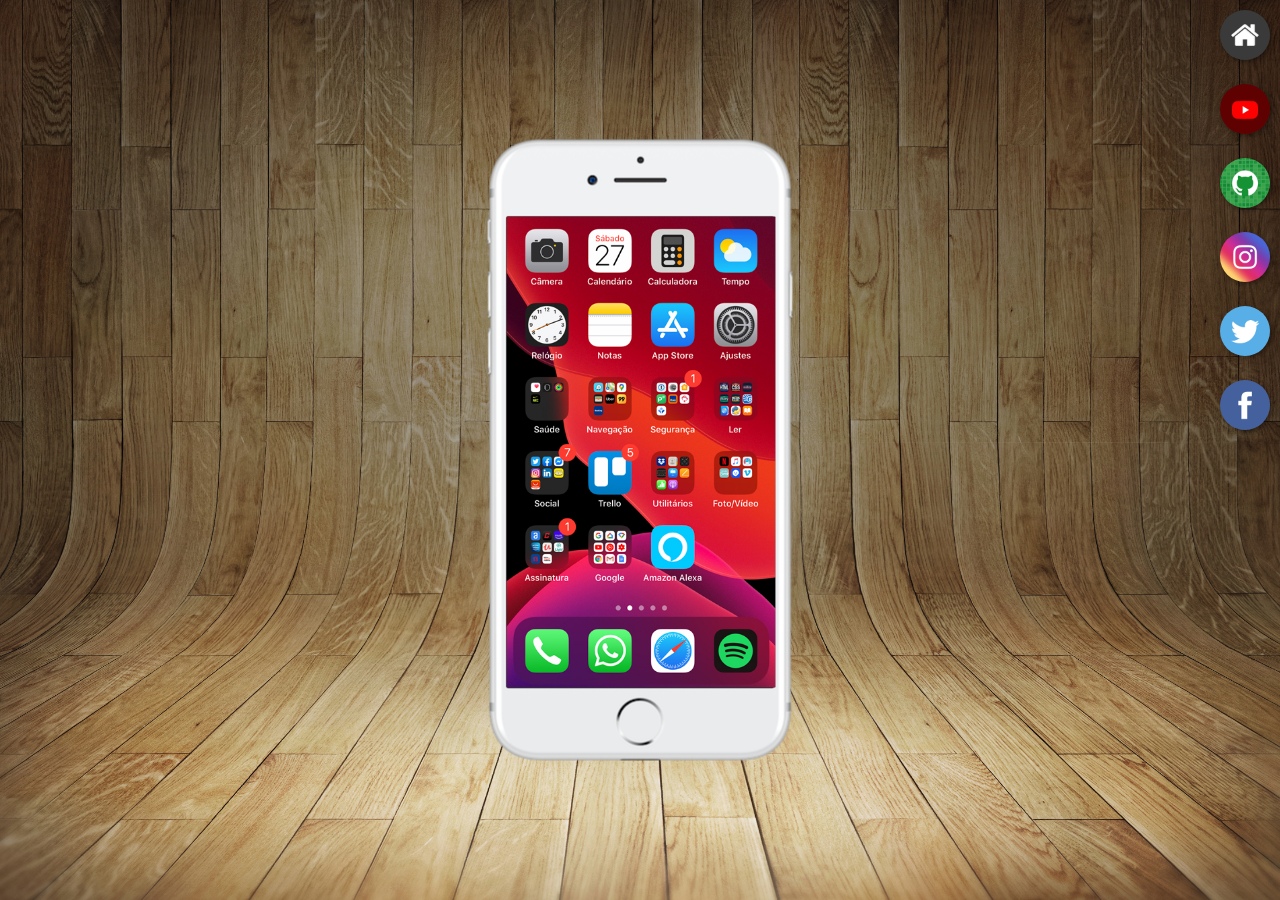
<file: index.html>
<!DOCTYPE html>
<html lang="pt-br">
<head>
    <meta charset="UTF-8">
    <meta http-equiv="X-UA-Compatible" content="IE=edge">
    <meta name="viewport" content="width=device-width, initial-scale=1.0">
    <link rel="shortcut icon" href="favicon.ico" type="image/x-icon">
    <link rel="stylesheet" href="estilos/style.css">
    <title>Projeto Redes Sociais</title>
</head>
<body>
    <main>
        <section id="telefone">
            <iframe src="home.html" name="tela" id="tela" frameborder="0">Seu navegador não é compatível com isso.</iframe>
        </section>
        <section id="redes-sociais">
            <a href="home.html" target="tela"><img src="imagens/logo-home.jpg" alt="Home"></a><br>
            <a href="youtube.html" target="tela"><img src="imagens/logo-youtube.jpg" alt="Youtube"></a><br>
            <a href="github.html" target="tela"><img src="imagens/logo-github.jpg" alt="GitHub"></a><br>
            <a href="instagram.html" target="tela"><img src="imagens/logo-instagram.jpg" alt="Instagram"></a><br>
            <a href="twitter.html" target="tela"><img src="imagens/logo-twitter.jpg" alt="Twitter"></a><br>
            <a href="facebook.html" target="tela"><img src="imagens/logo-facebook.jpg" alt="Facebook"></a><br>
        </section>
    </main>
</body>
</html>
</file>
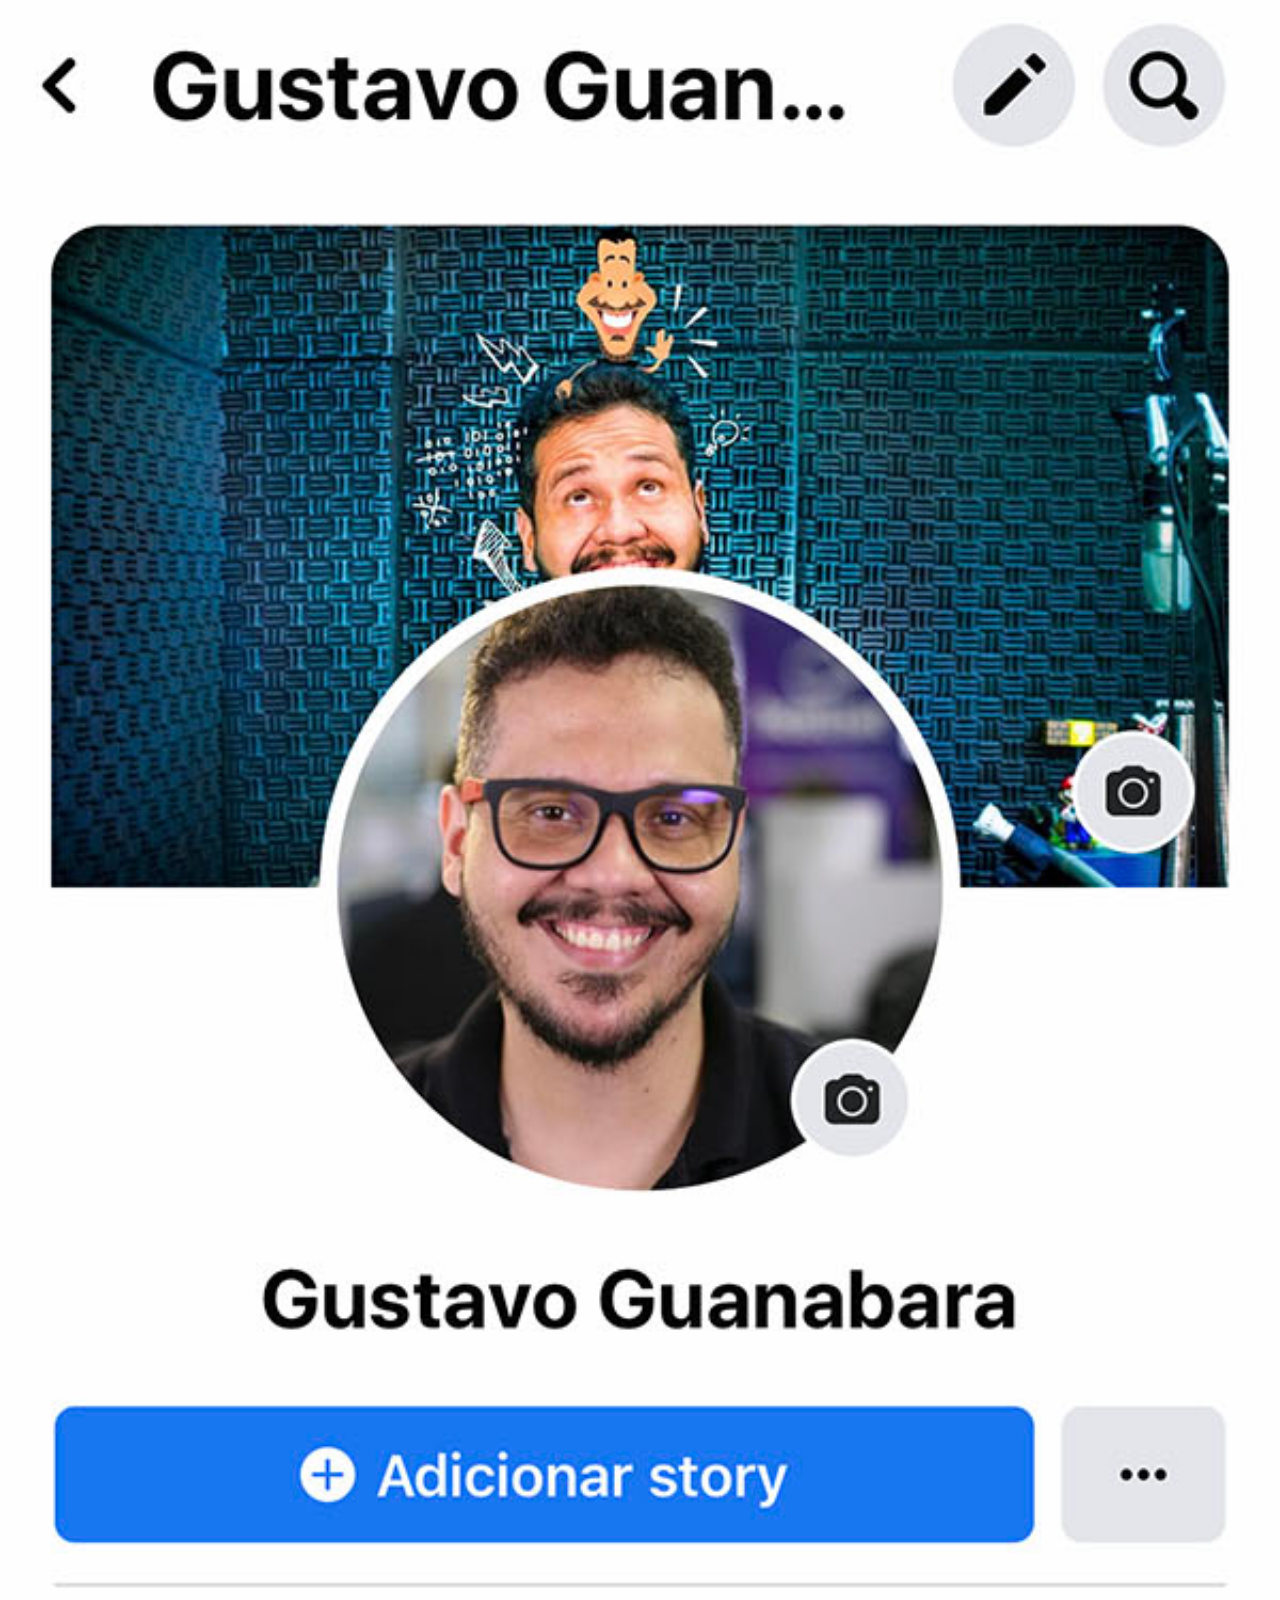
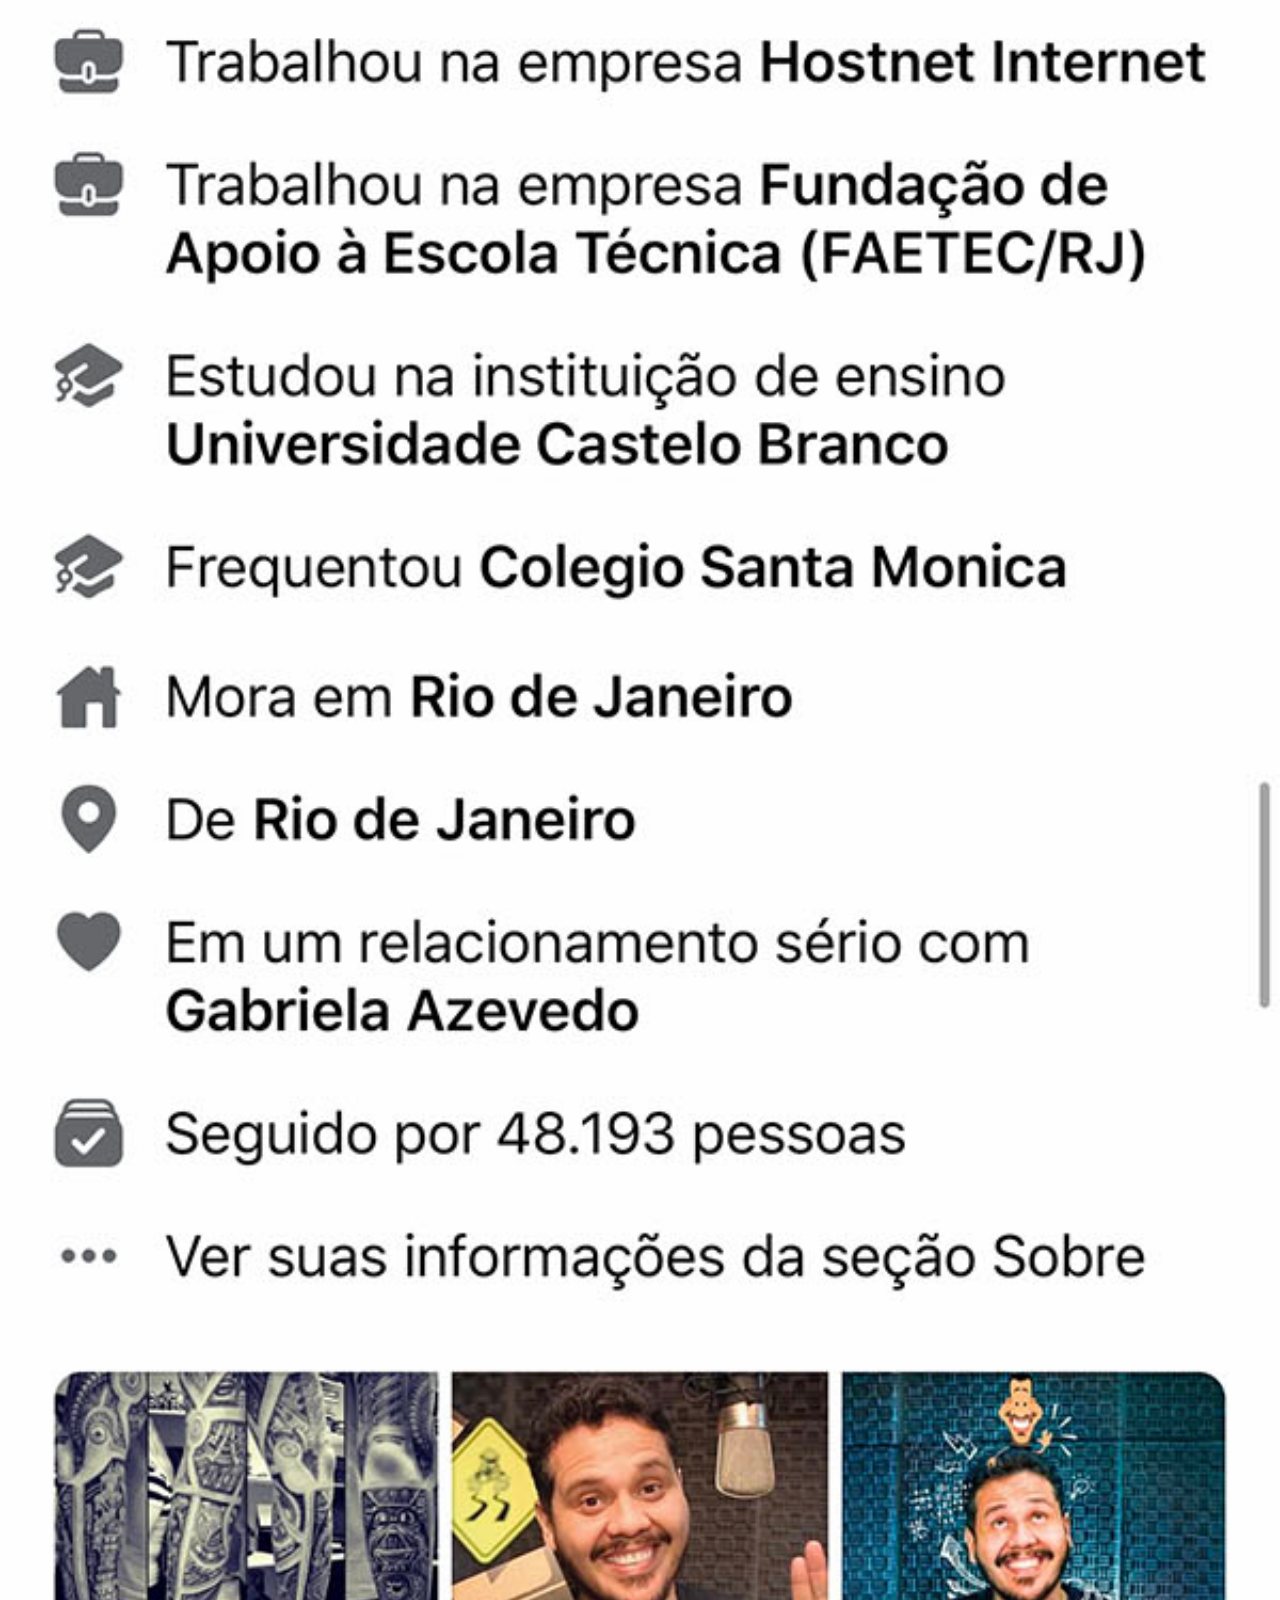
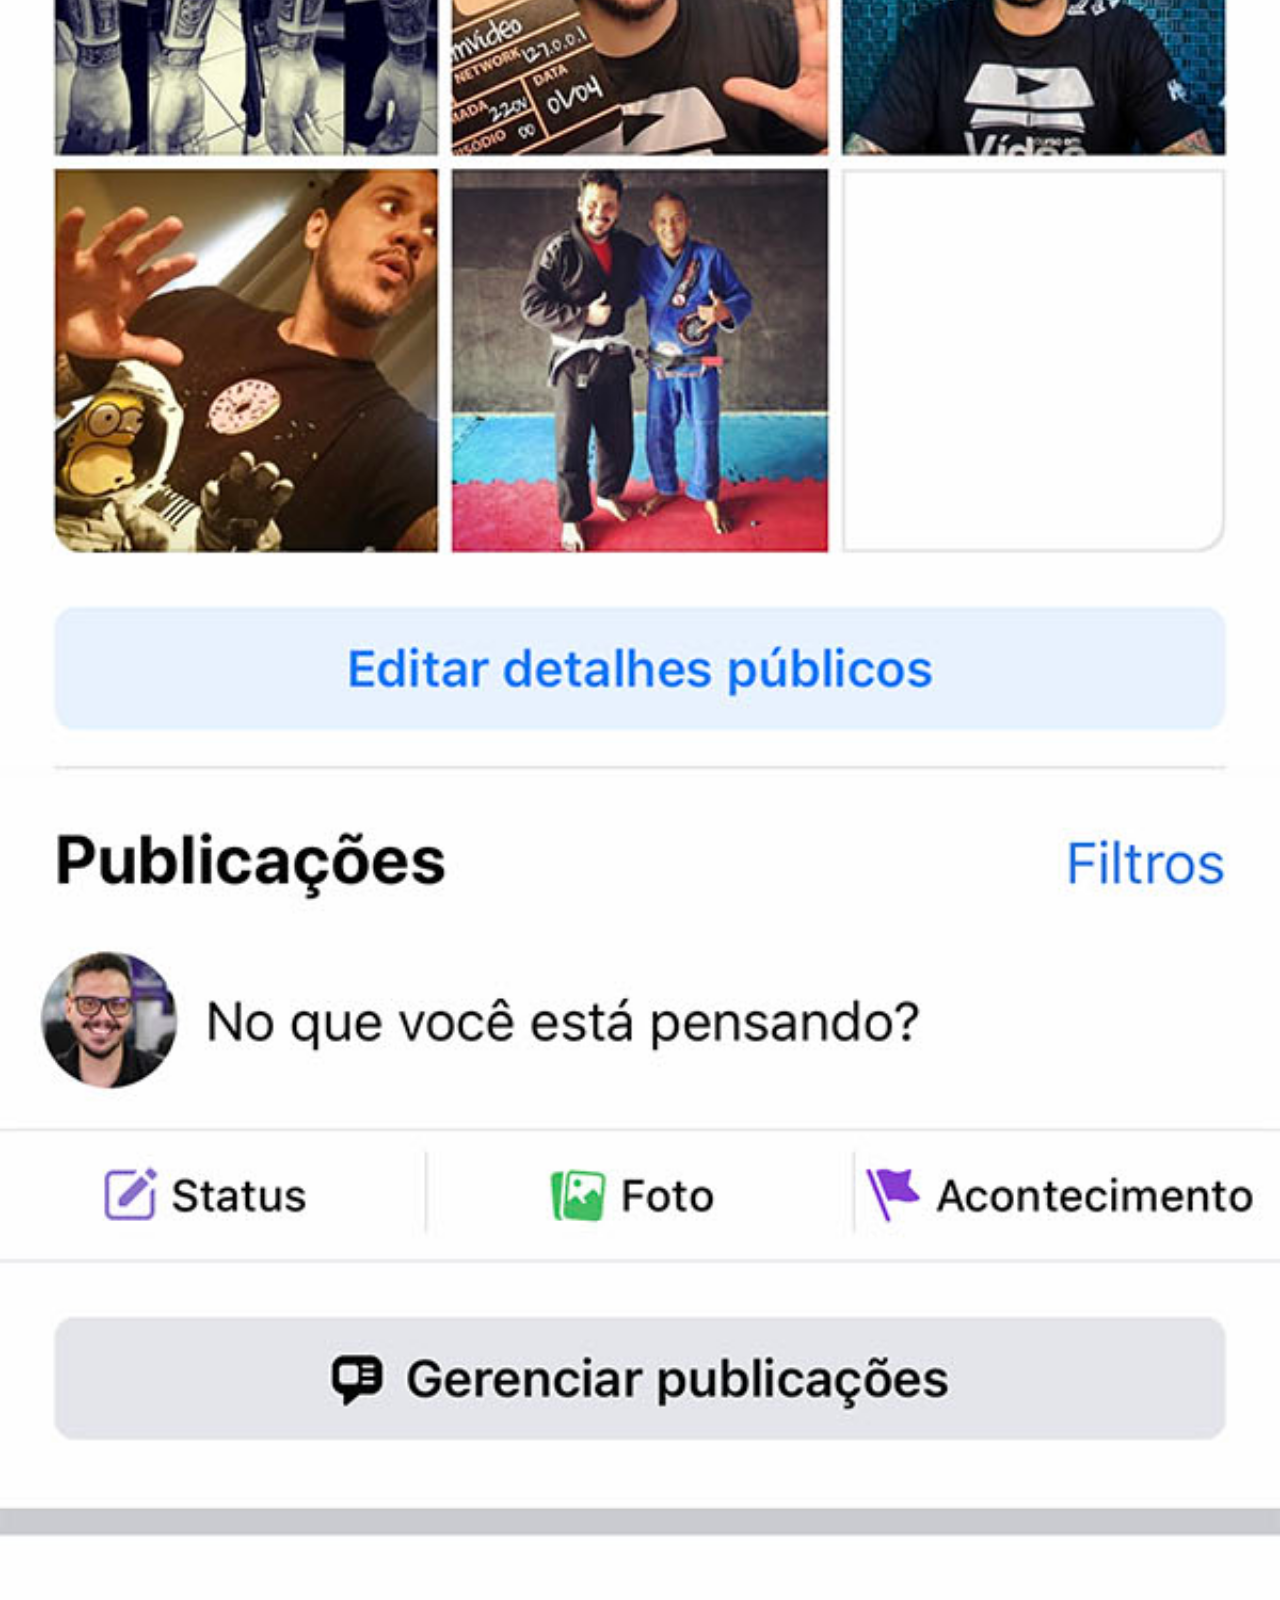
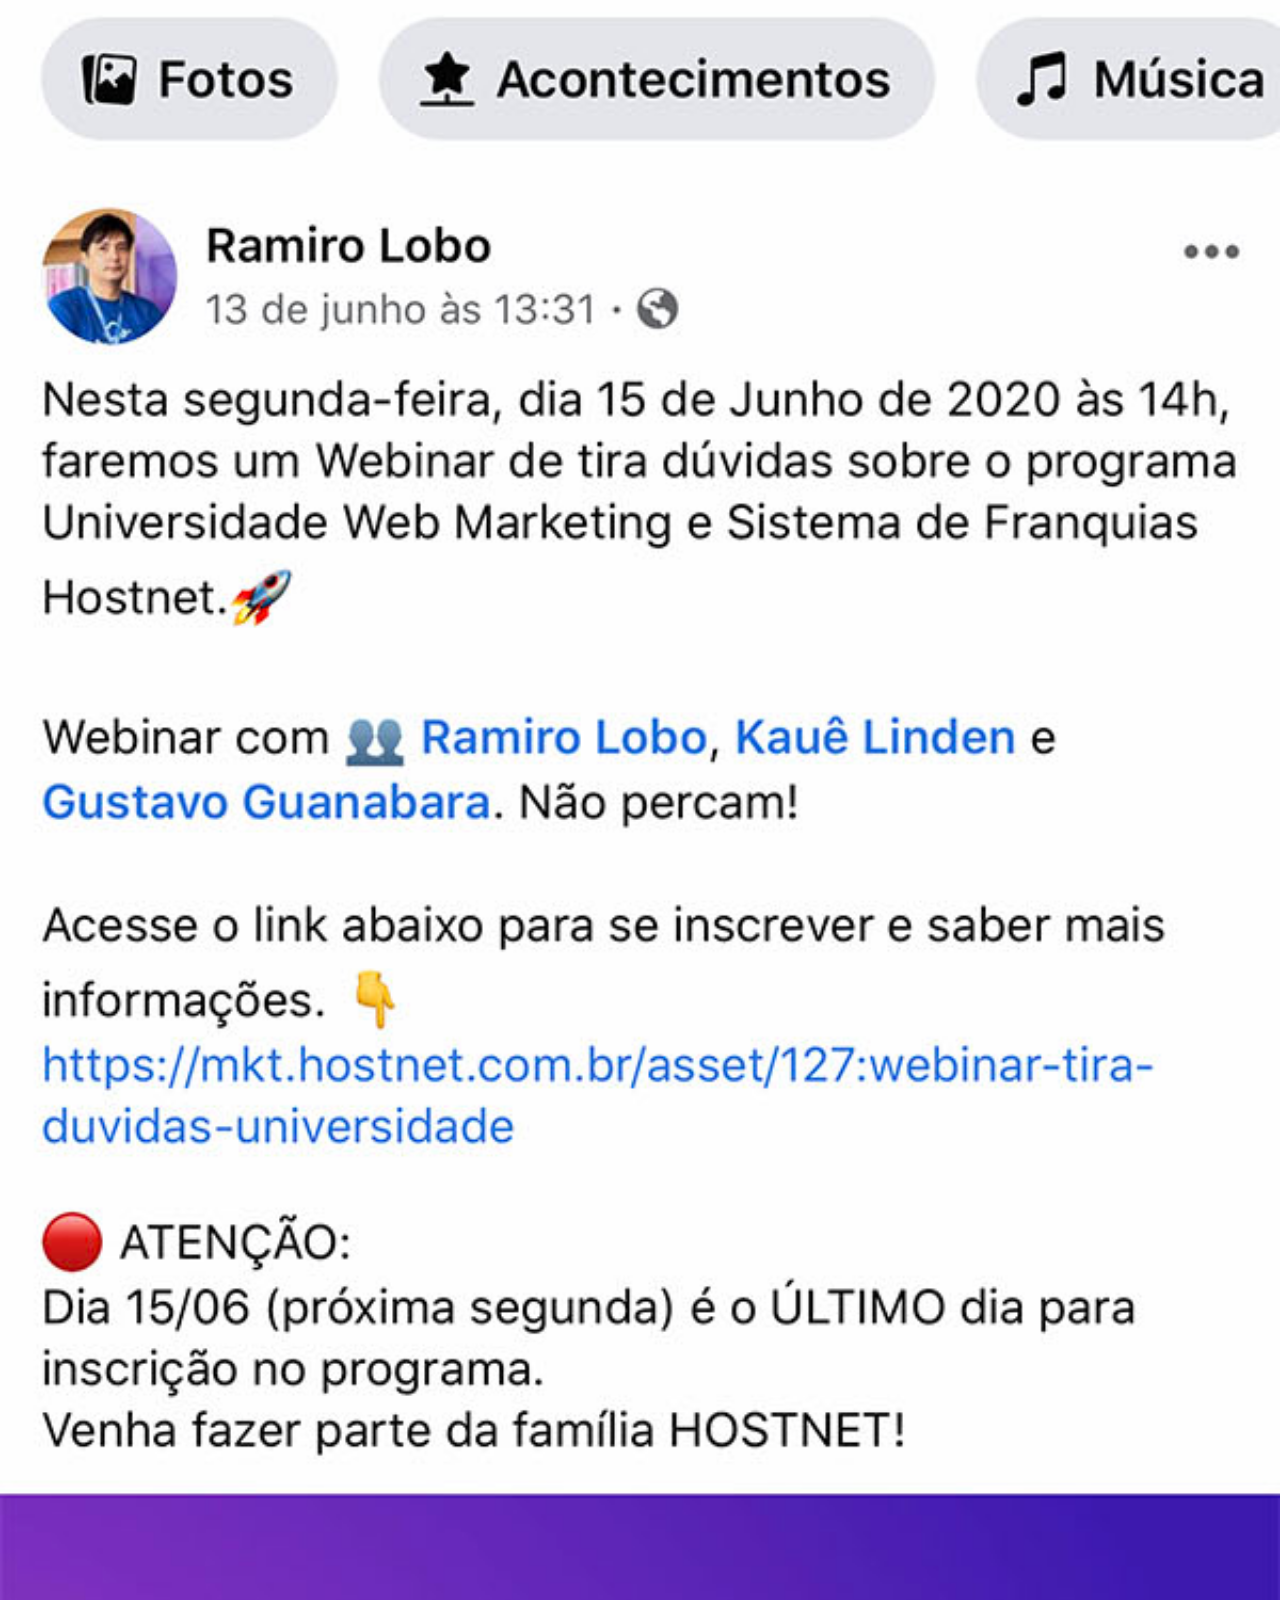
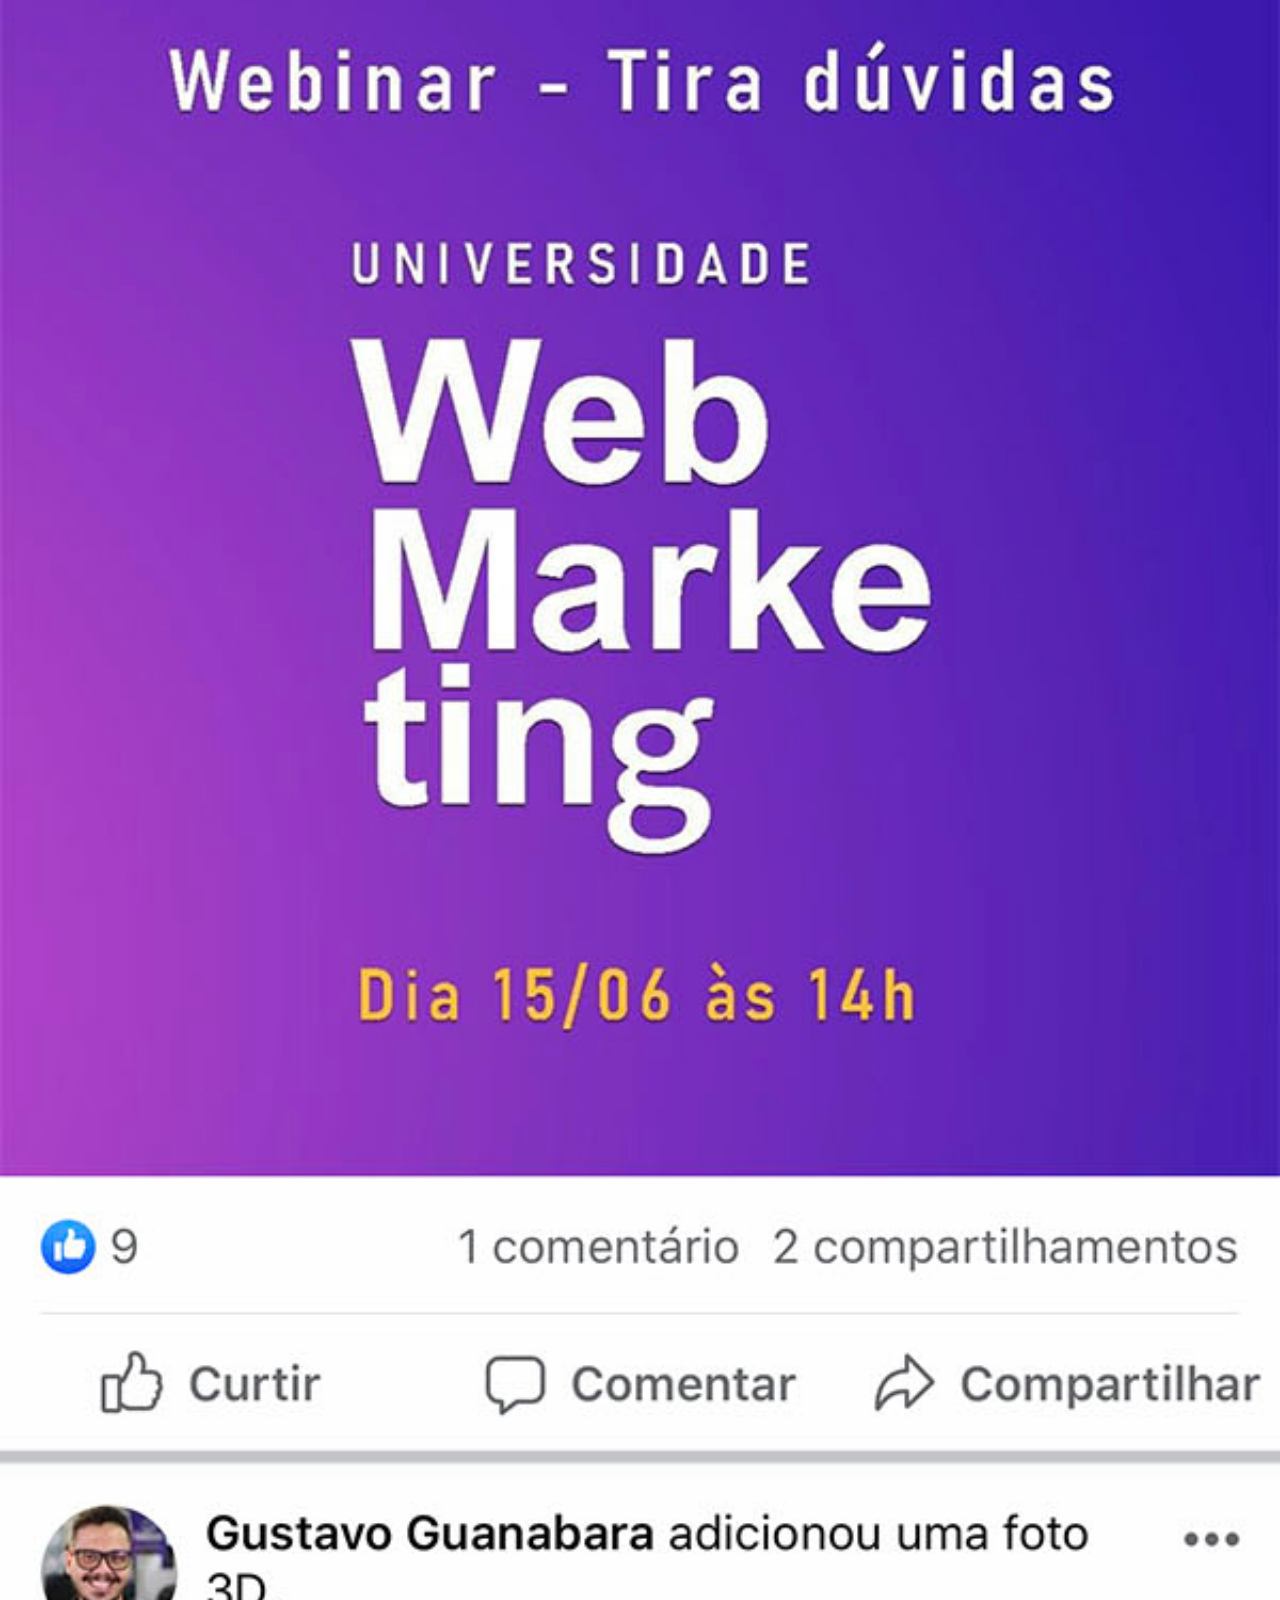
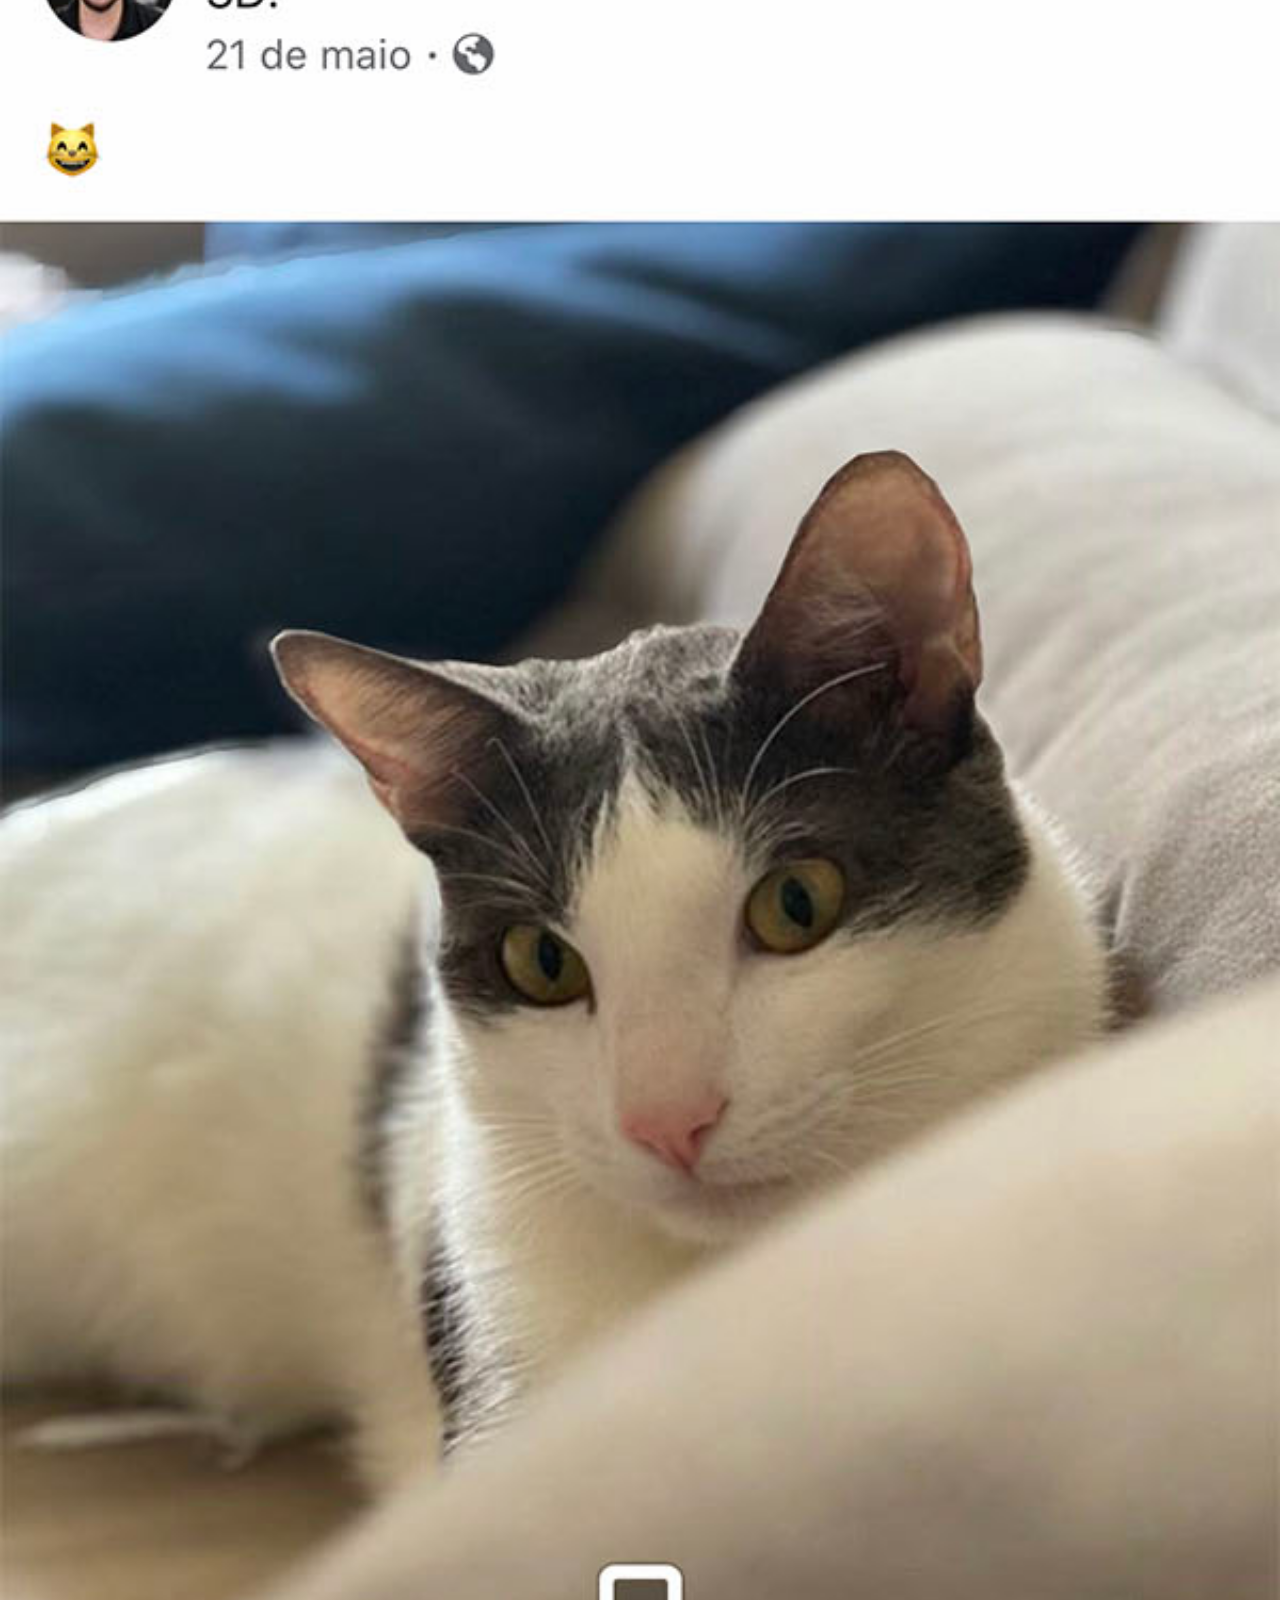
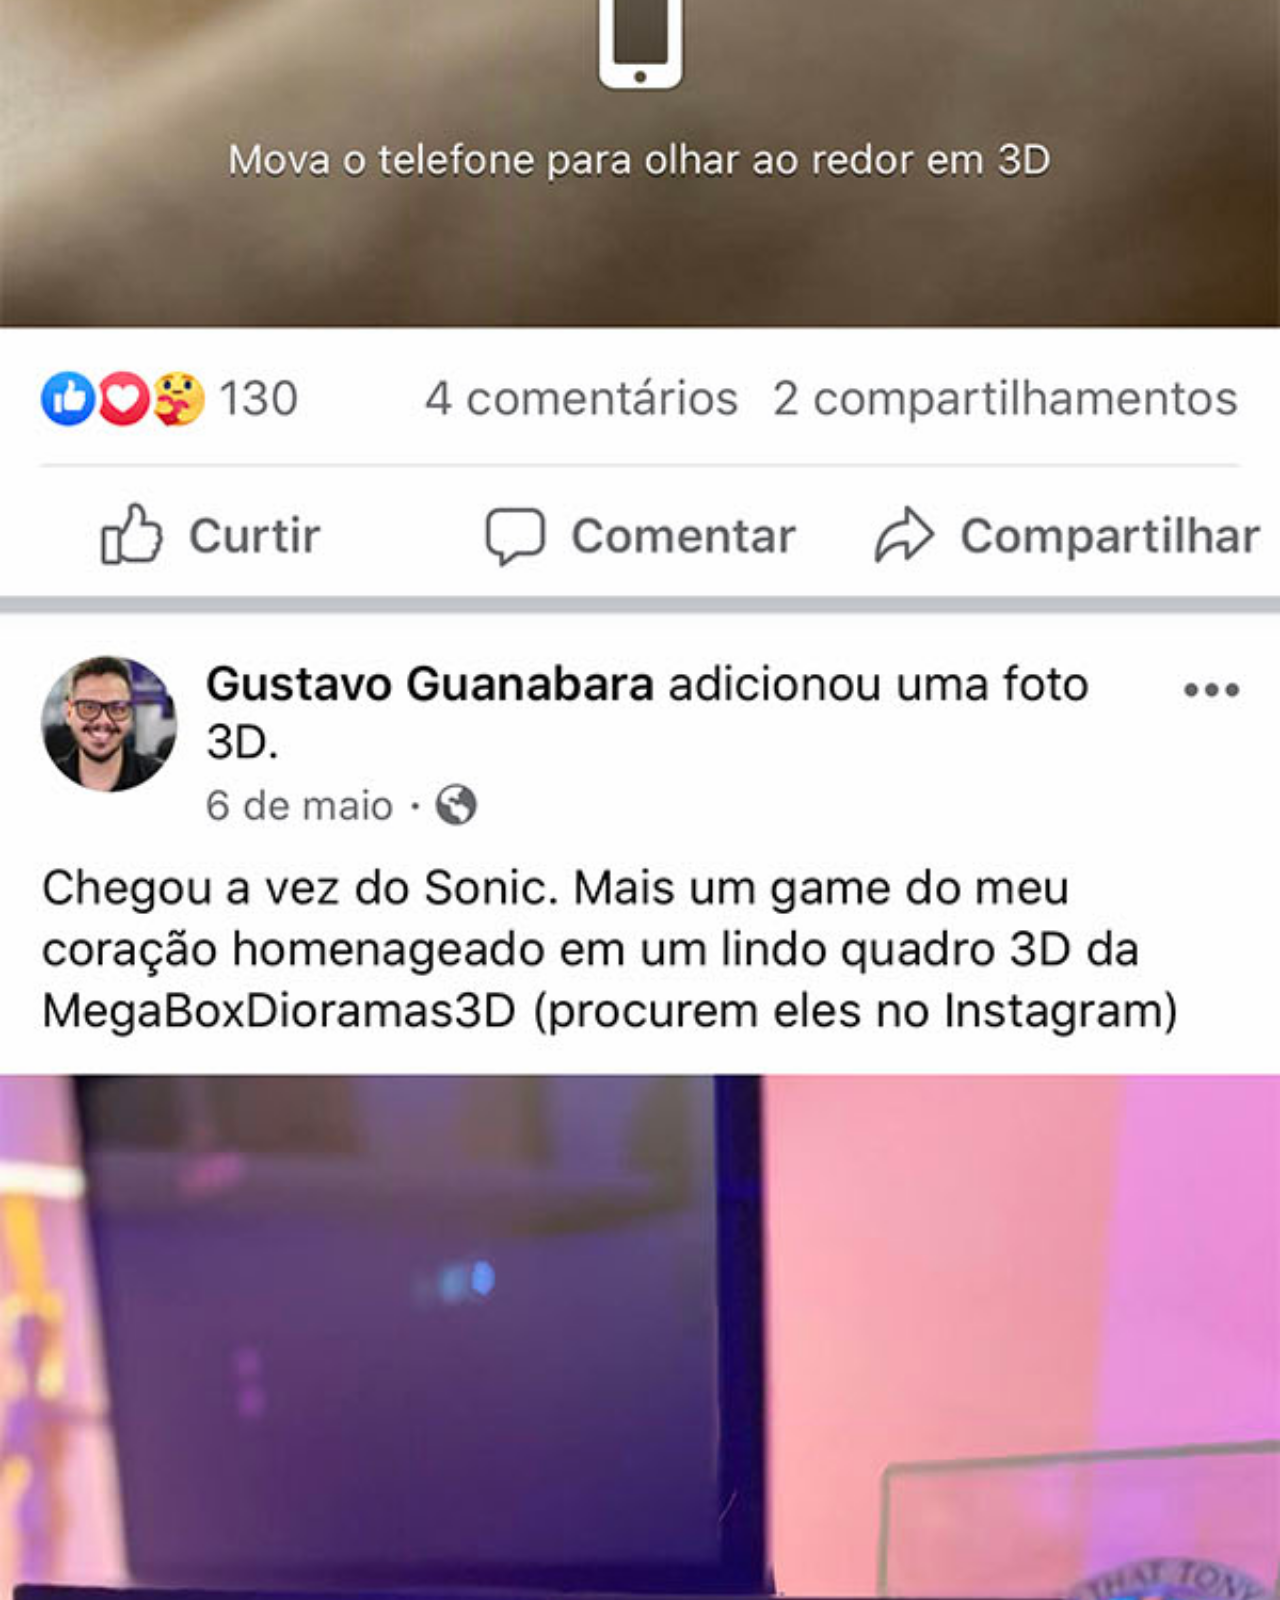
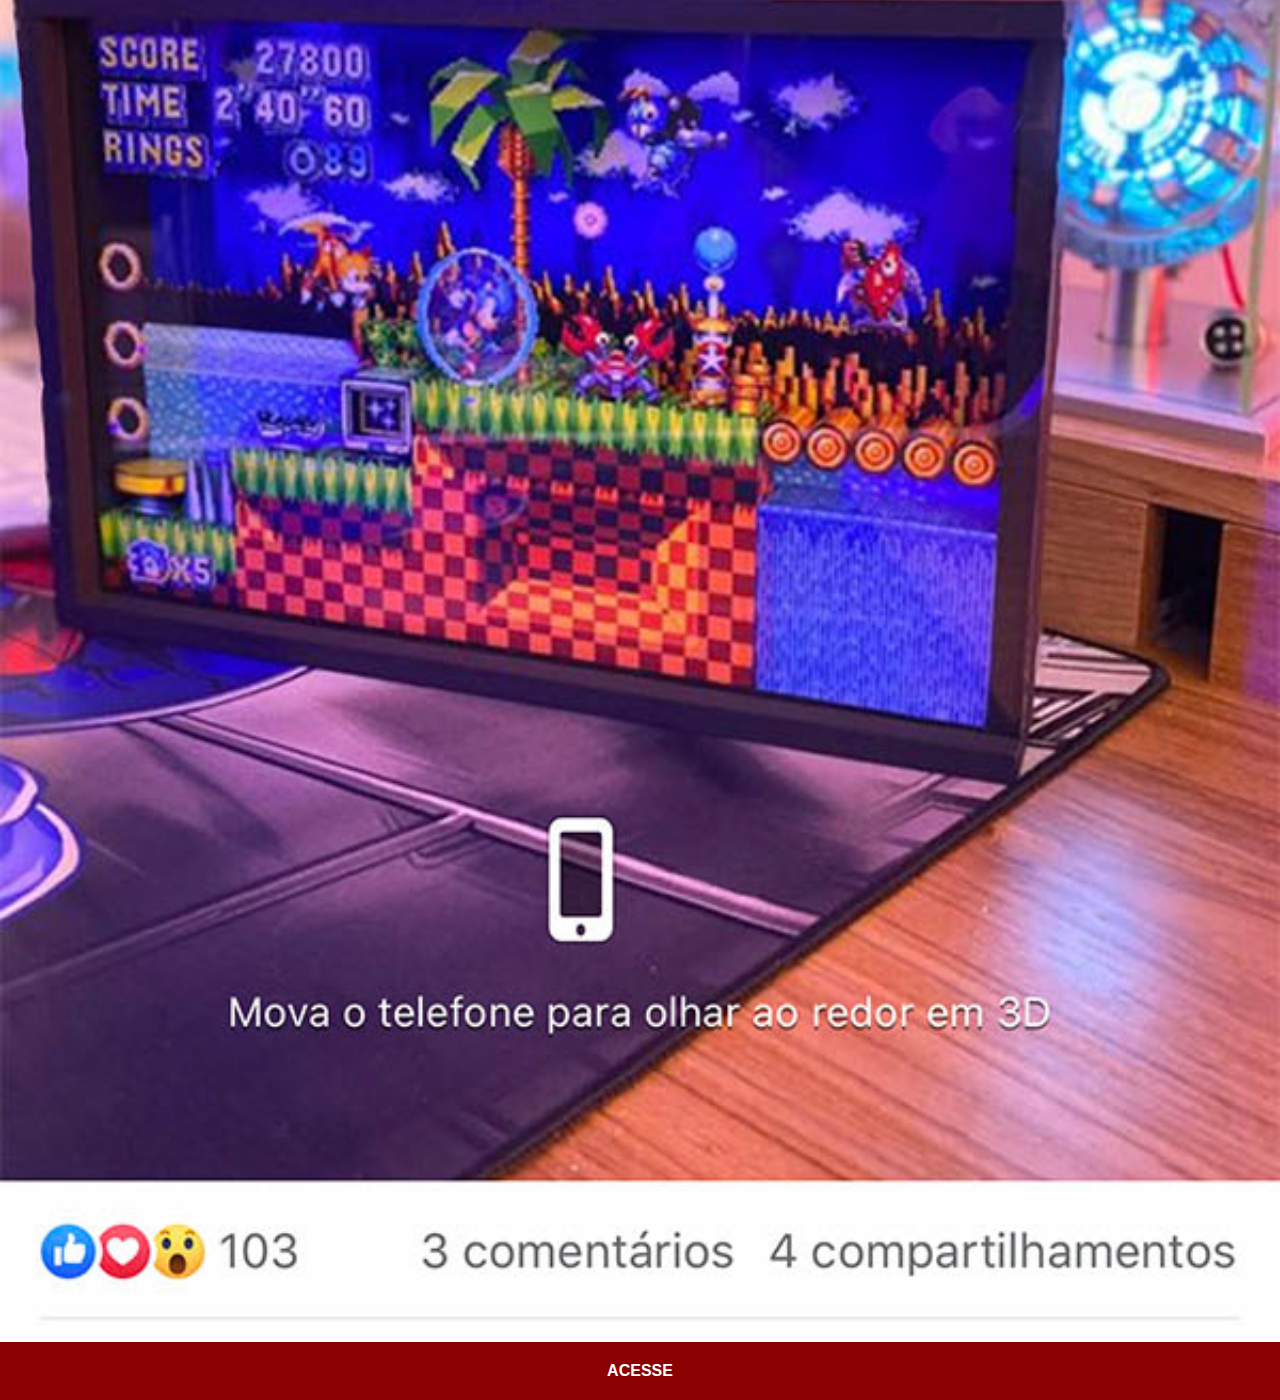
<file: facebook.html>
<!DOCTYPE html>
<html lang="pt-br">
<head>
    <meta charset="UTF-8">
    <meta http-equiv="X-UA-Compatible" content="IE=edge">
    <meta name="viewport" content="width=device-width, initial-scale=1.0">
    <title>Facebook</title>
    <link rel="stylesheet" href="estilos/social.css">
</head>
<body>
    <img src="imagens/tela-facebook.jpg" alt="Facebook">
    <a href="https://www.facebook.com/gustavoguanabara" target="_blank">ACESSE</a>
</body>
</html>
</file>
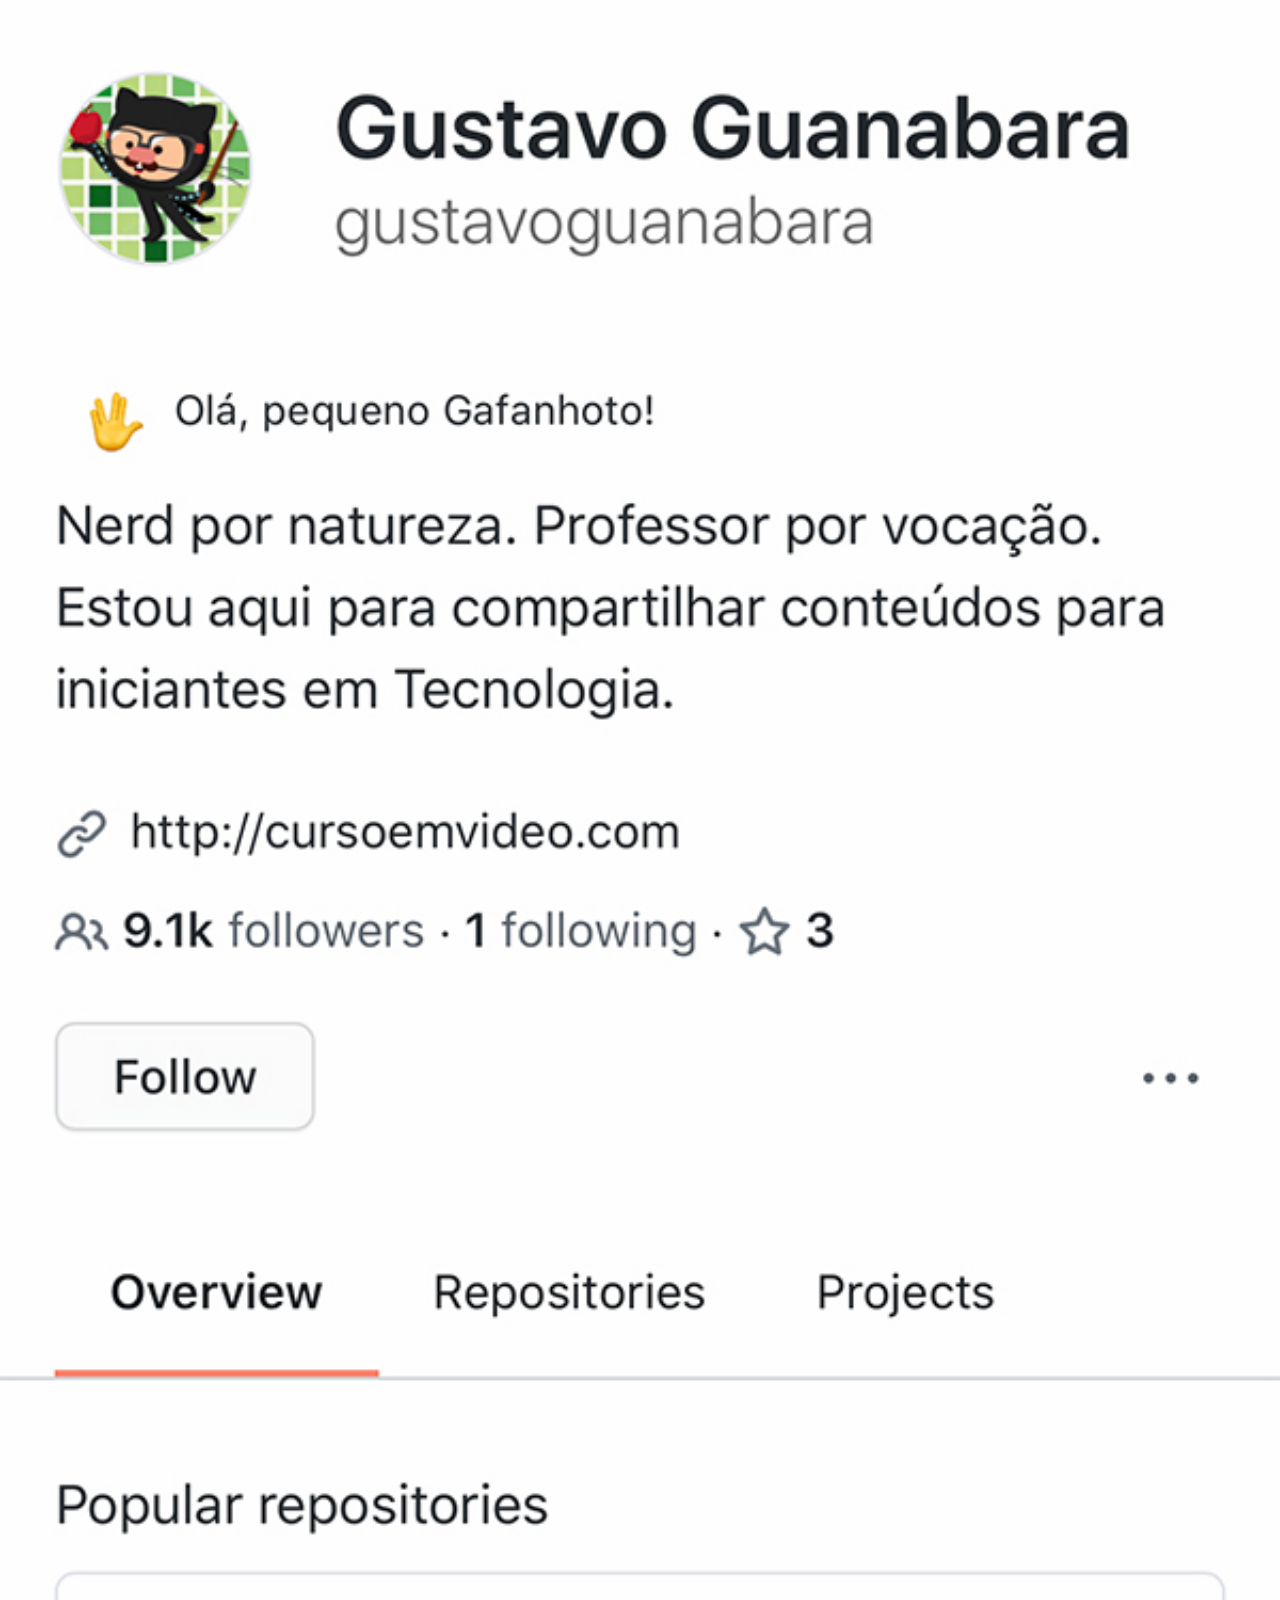
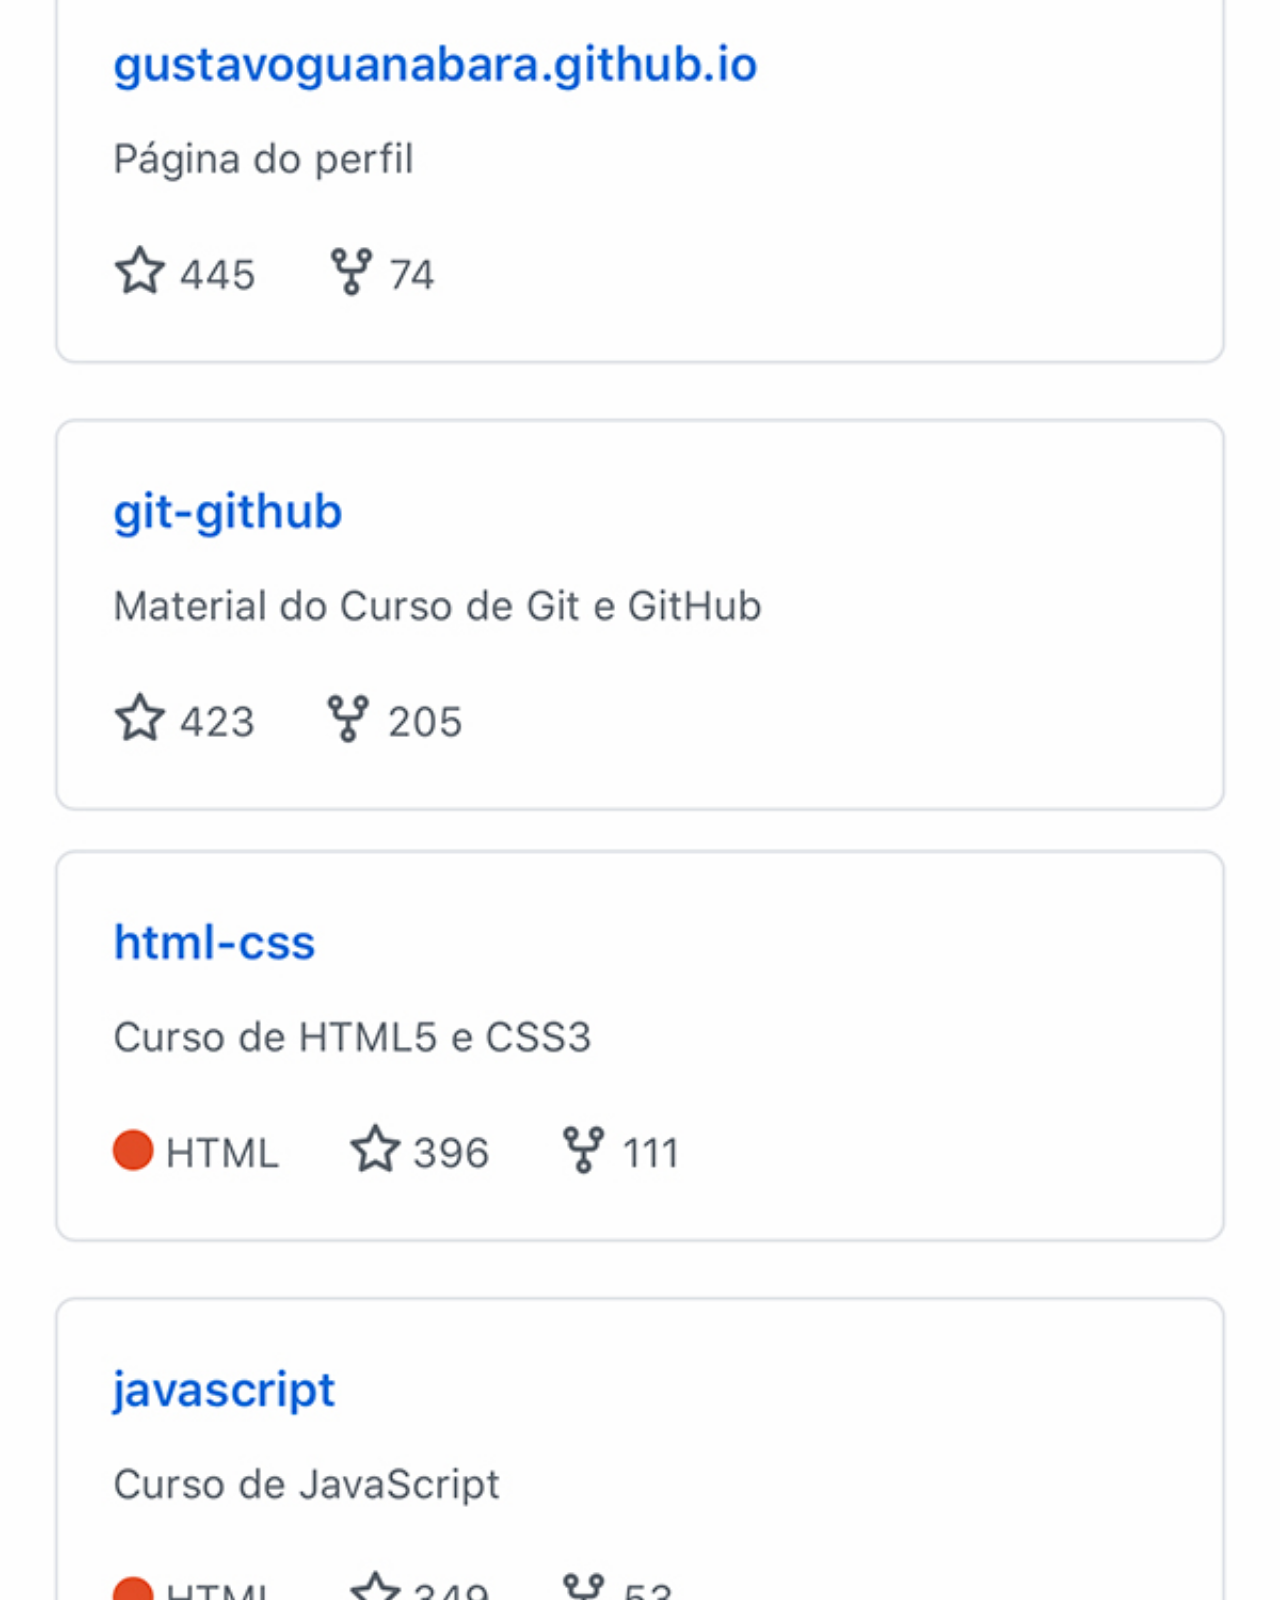
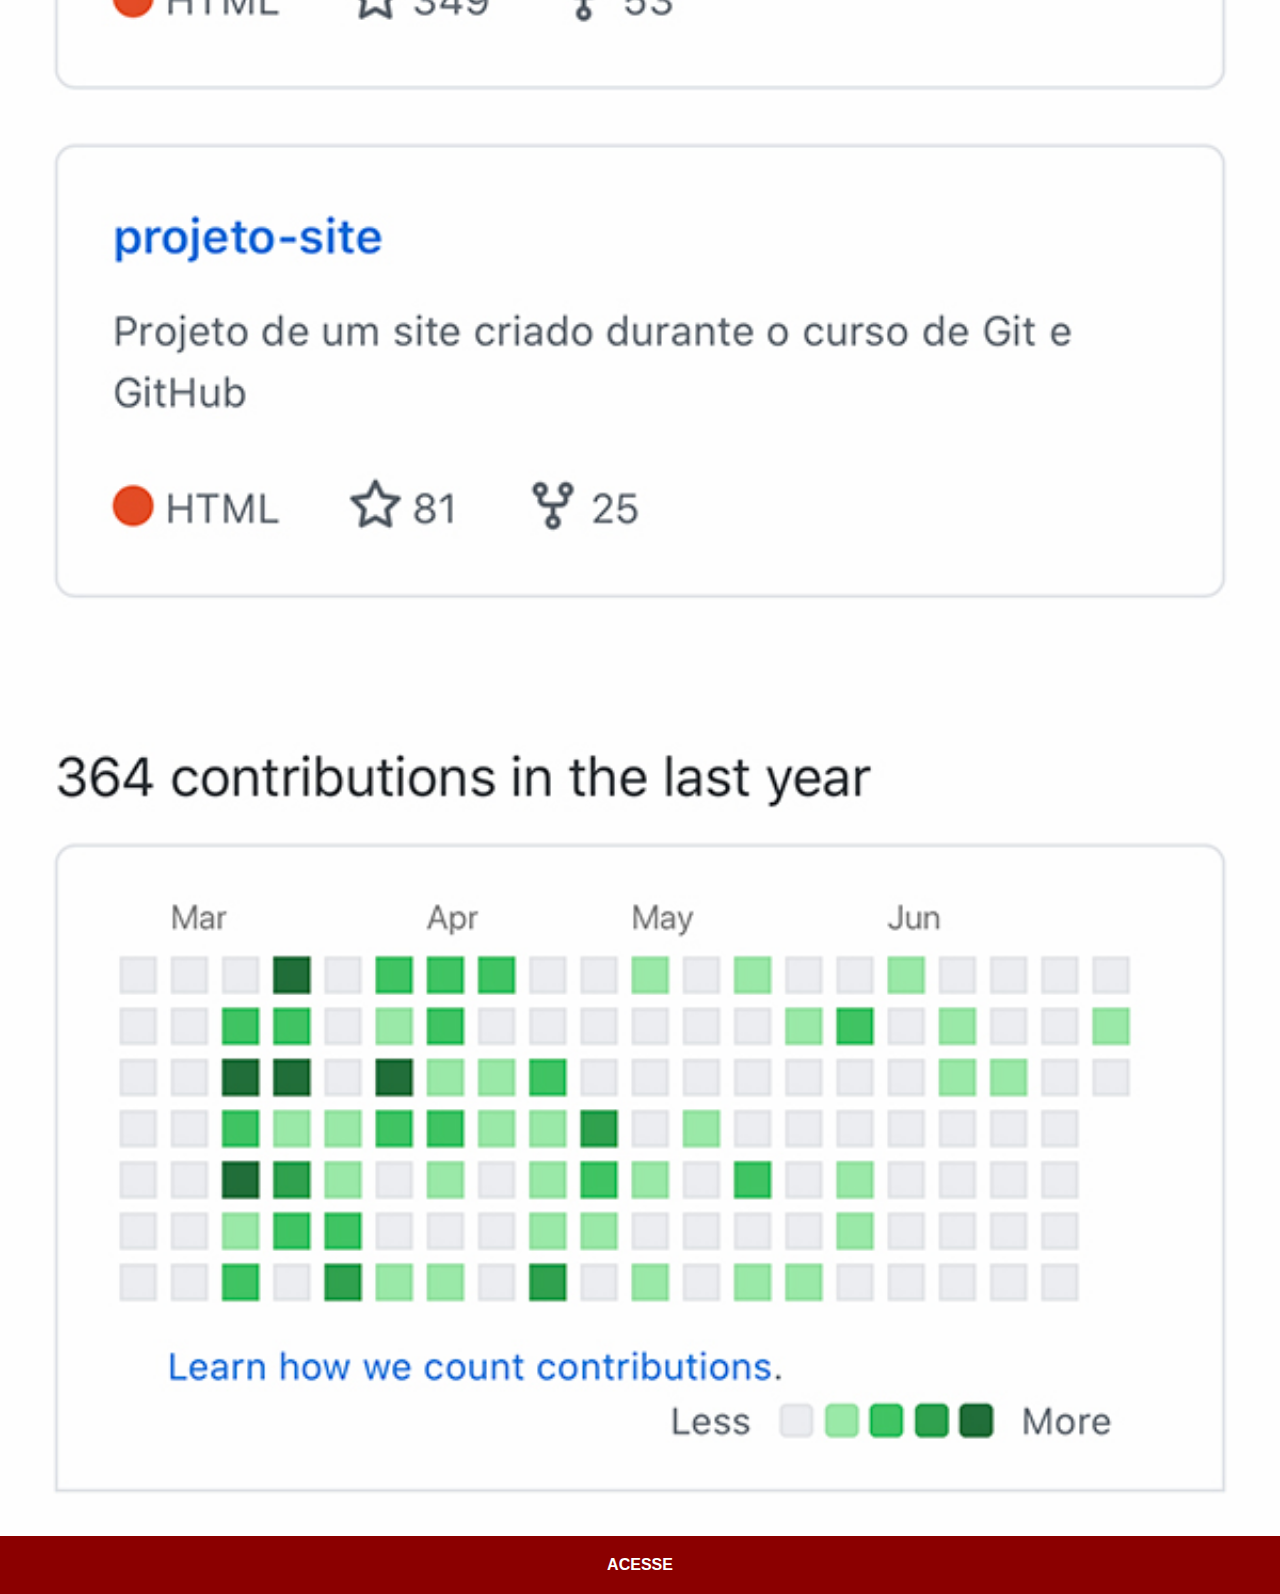
<file: github.html>
<!DOCTYPE html>
<html lang="pt-br">
<head>
    <meta charset="UTF-8">
    <meta http-equiv="X-UA-Compatible" content="IE=edge">
    <meta name="viewport" content="width=device-width, initial-scale=1.0">
    <title>GitHub</title>
    <link rel="stylesheet" href="estilos/social.css">
    
</head>
<body>
    <img src="imagens/tela-github.jpg" alt="GitHub">
    <a href="https://gustavoguanabara.github.io/" target="_blank">ACESSE</a>
</body>
</html>
</file>
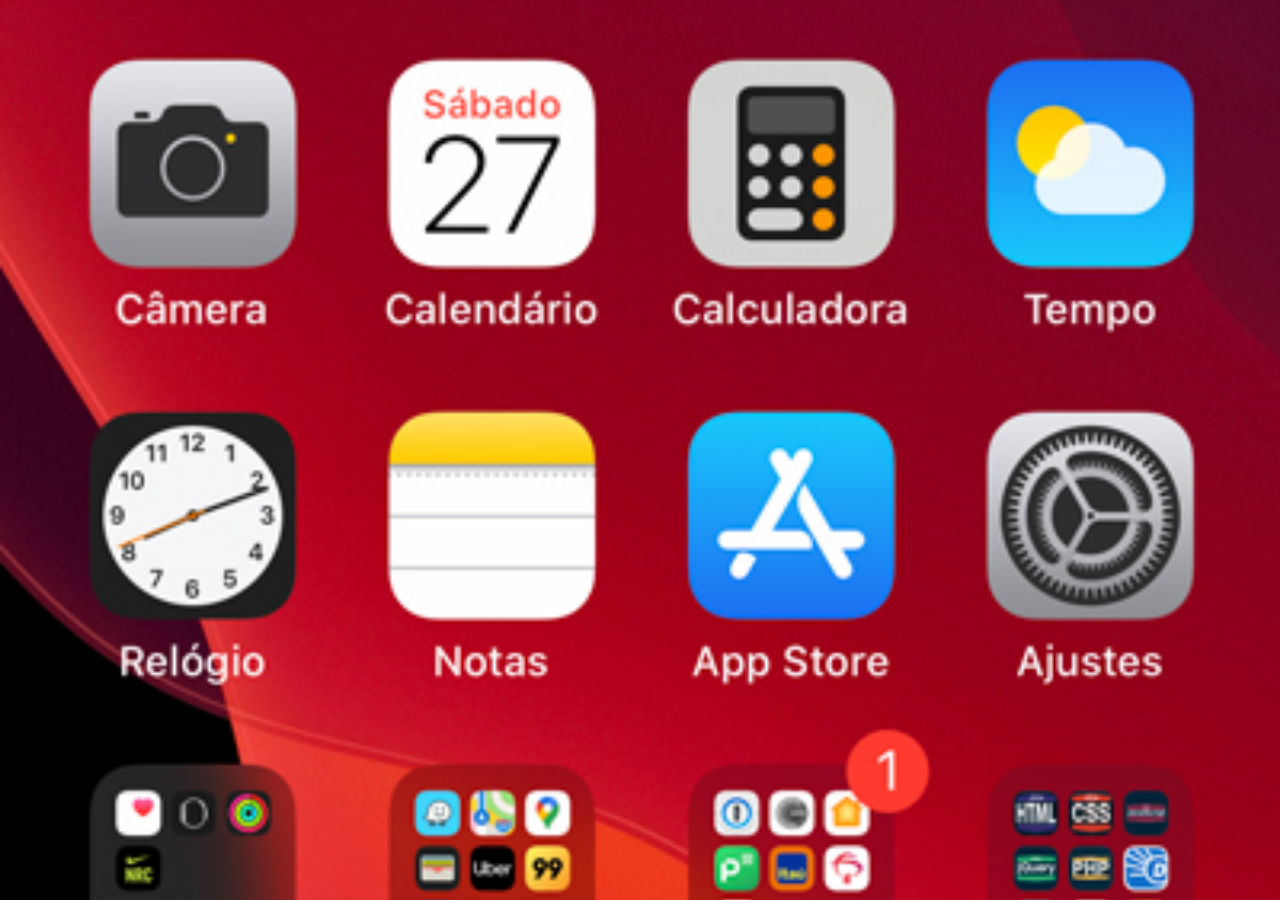
<file: home.html>
<!DOCTYPE html>
<html lang="pt-br">
<head>
    <meta charset="UTF-8">
    <meta http-equiv="X-UA-Compatible" content="IE=edge">
    <meta name="viewport" content="width=device-width, initial-scale=1.0">
    <title>Home</title>
</head>
<style>
    * {
        margin: 0px;
        padding: 0px;
    }

    body {
        width: 100vw;
        height: 100vh;
        background: black url('imagens/tela-home.jpg') no-repeat top center;
        background-size: cover;
    }
</style>
<body>
    
</body>
</html>
</file>
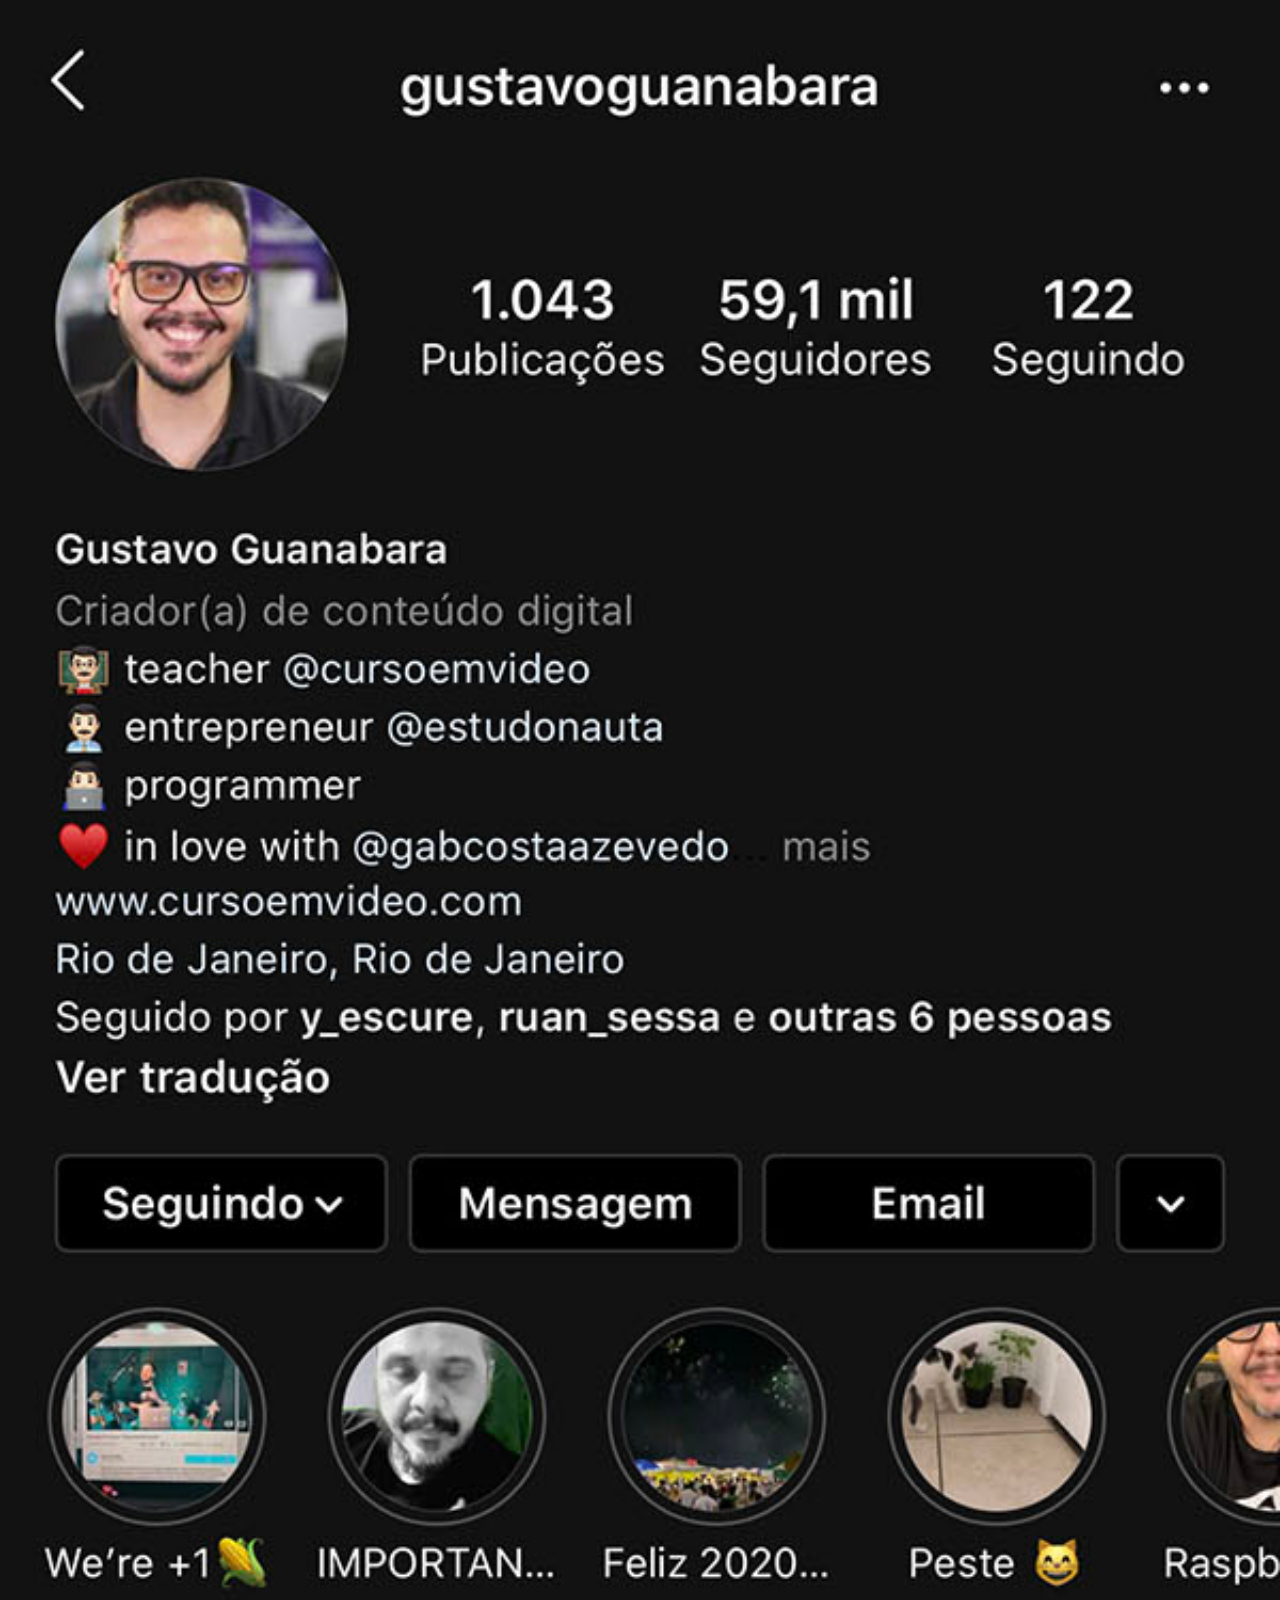
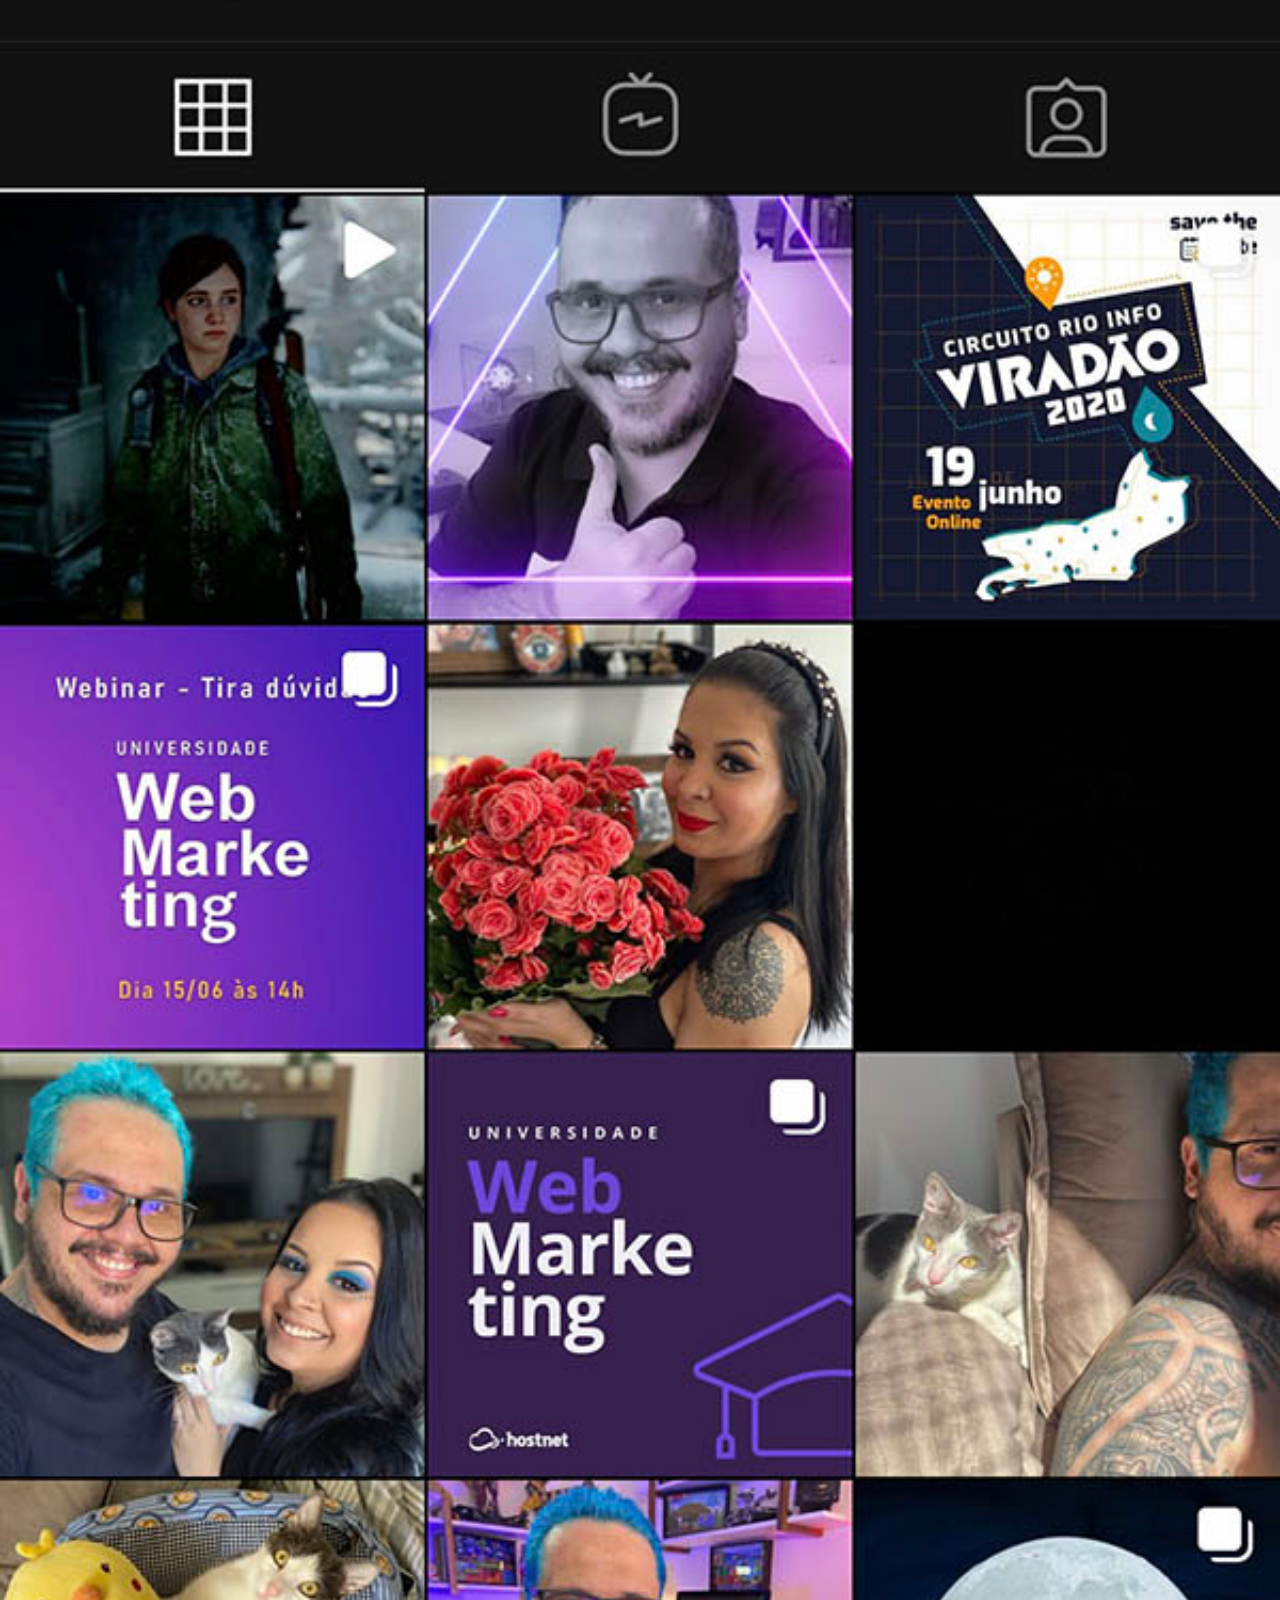
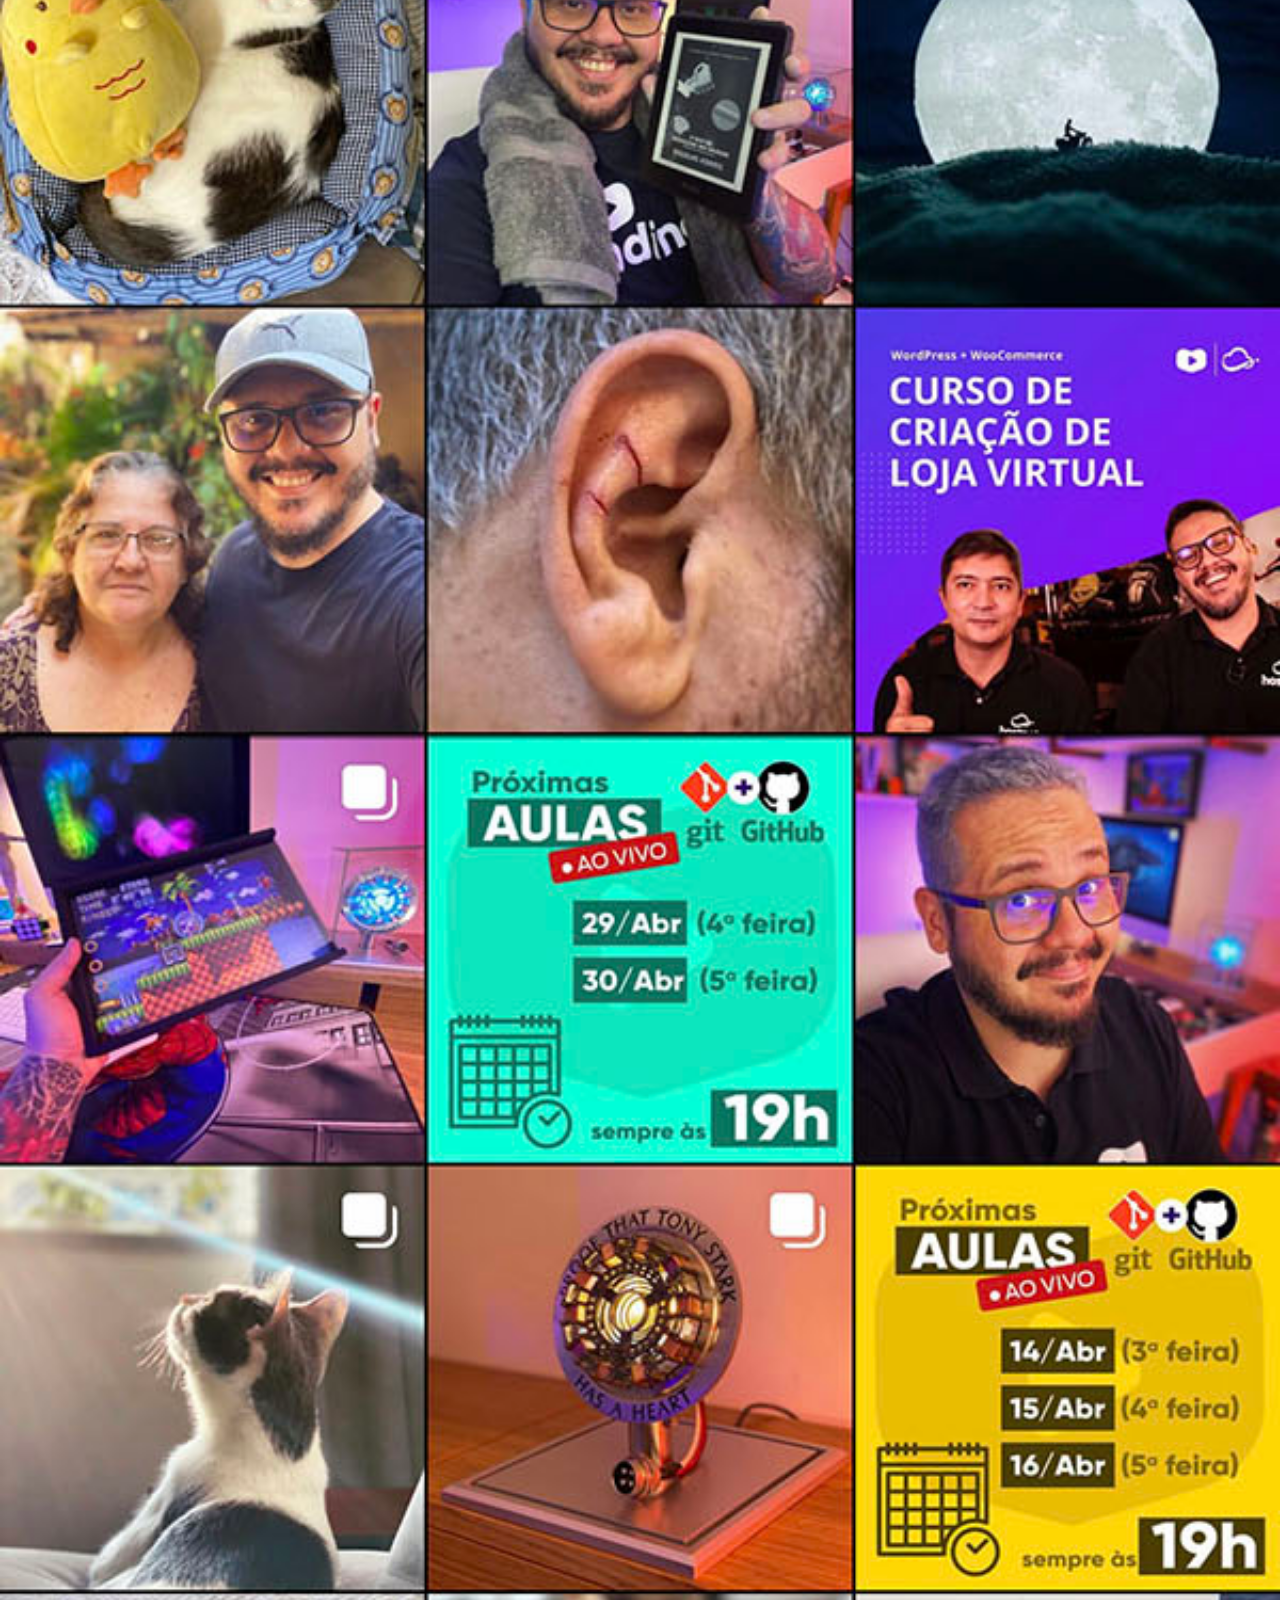
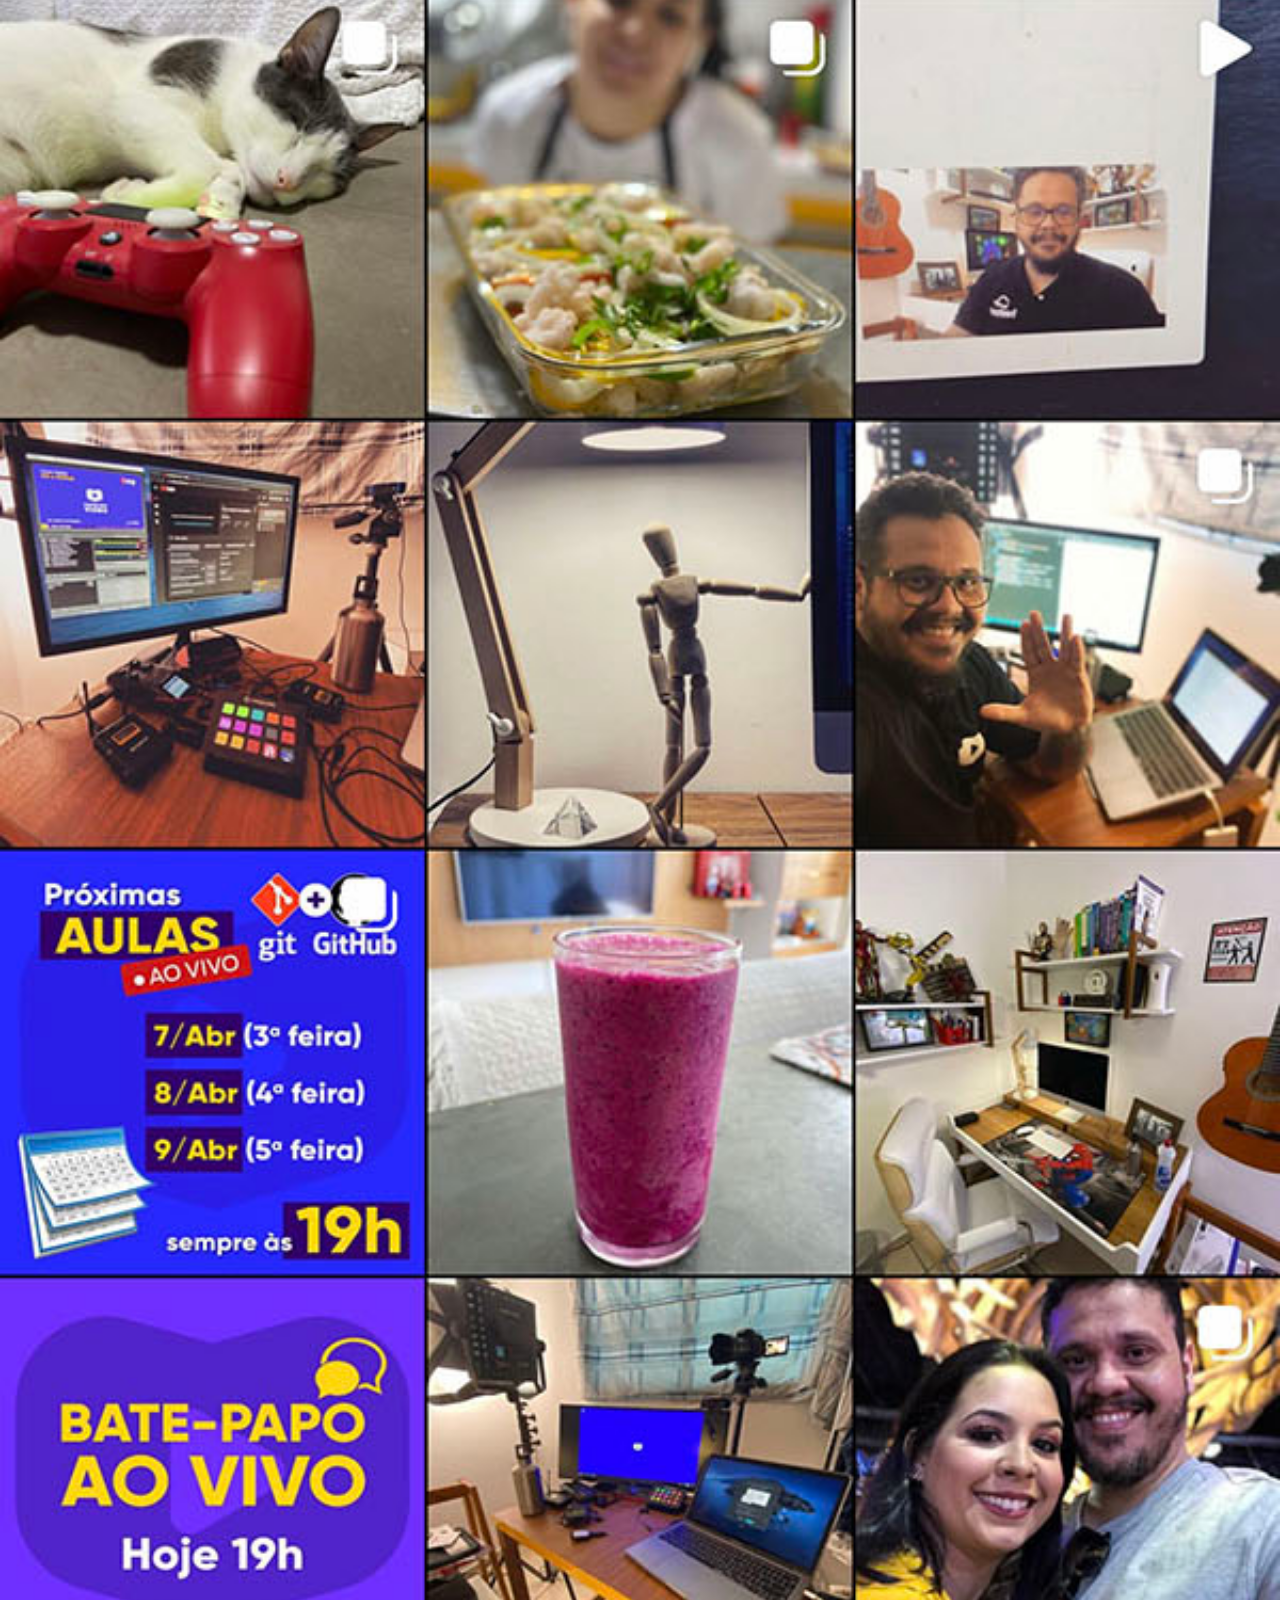
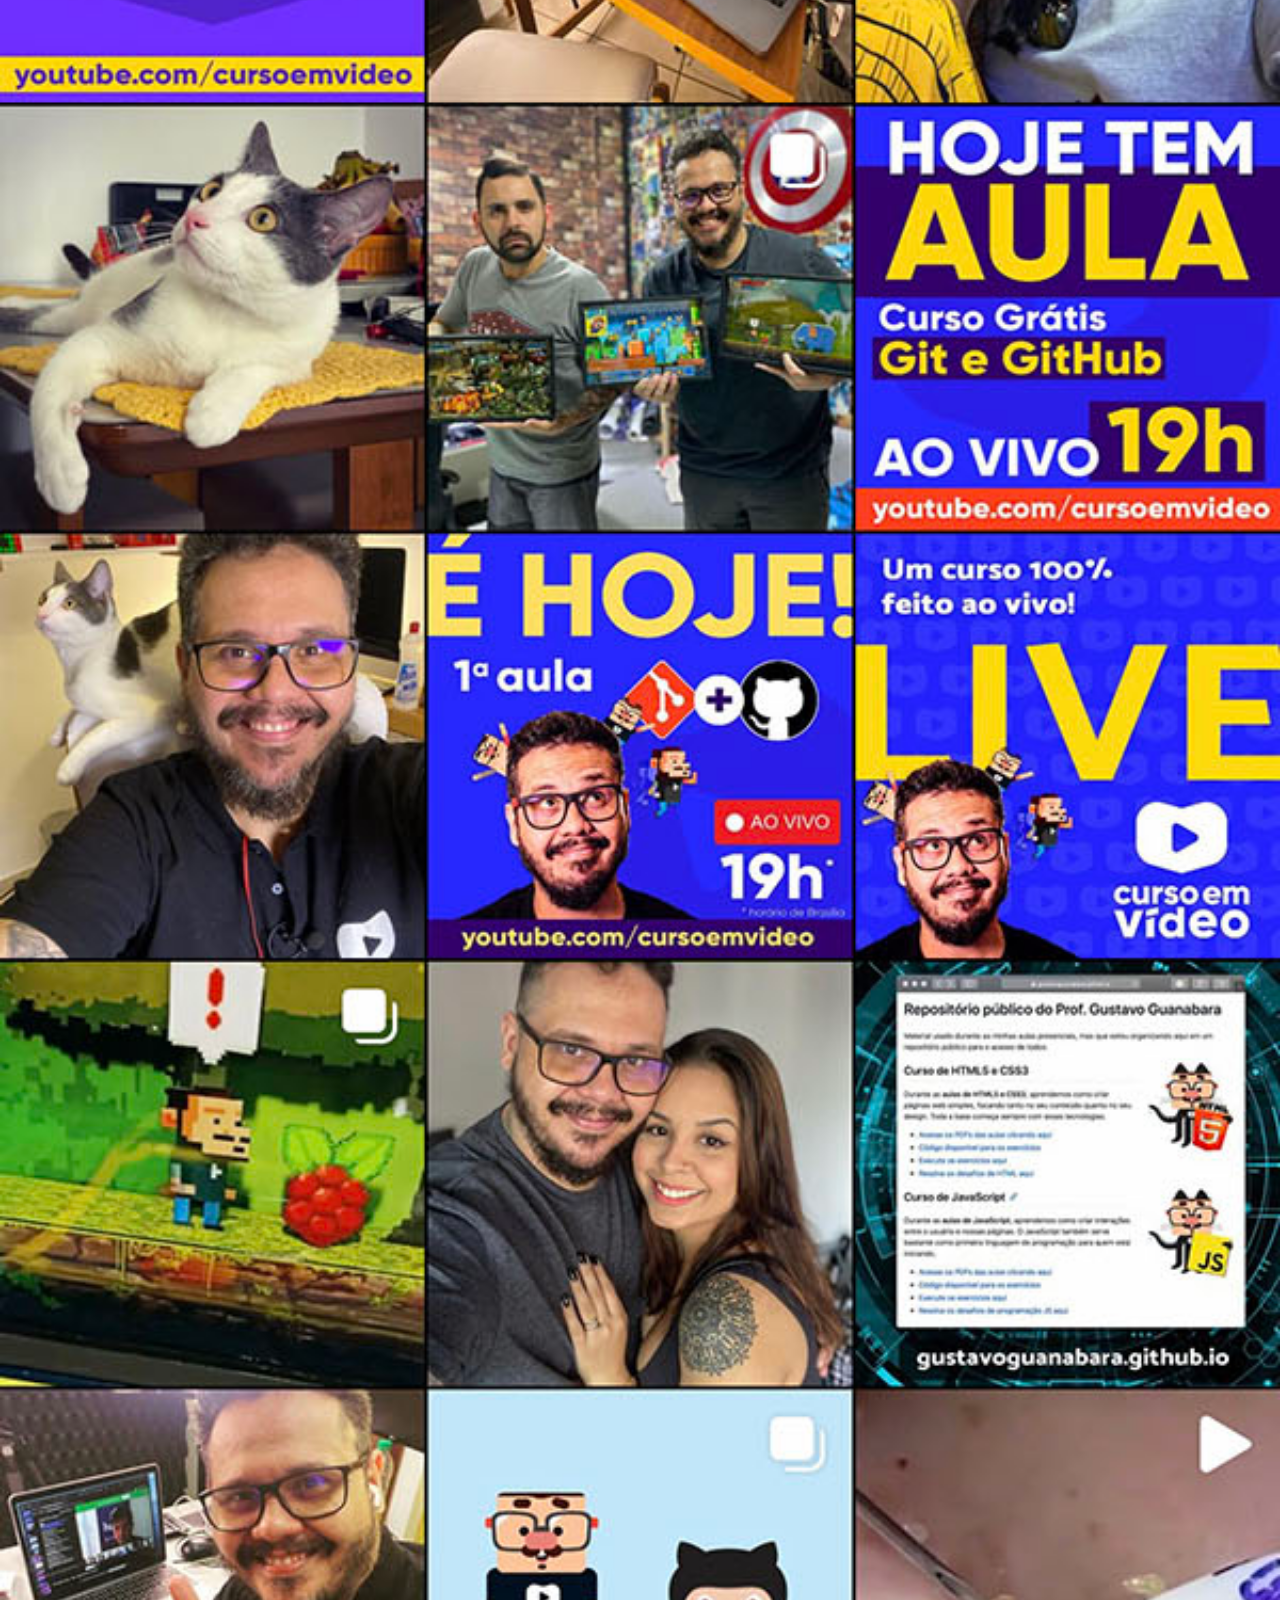
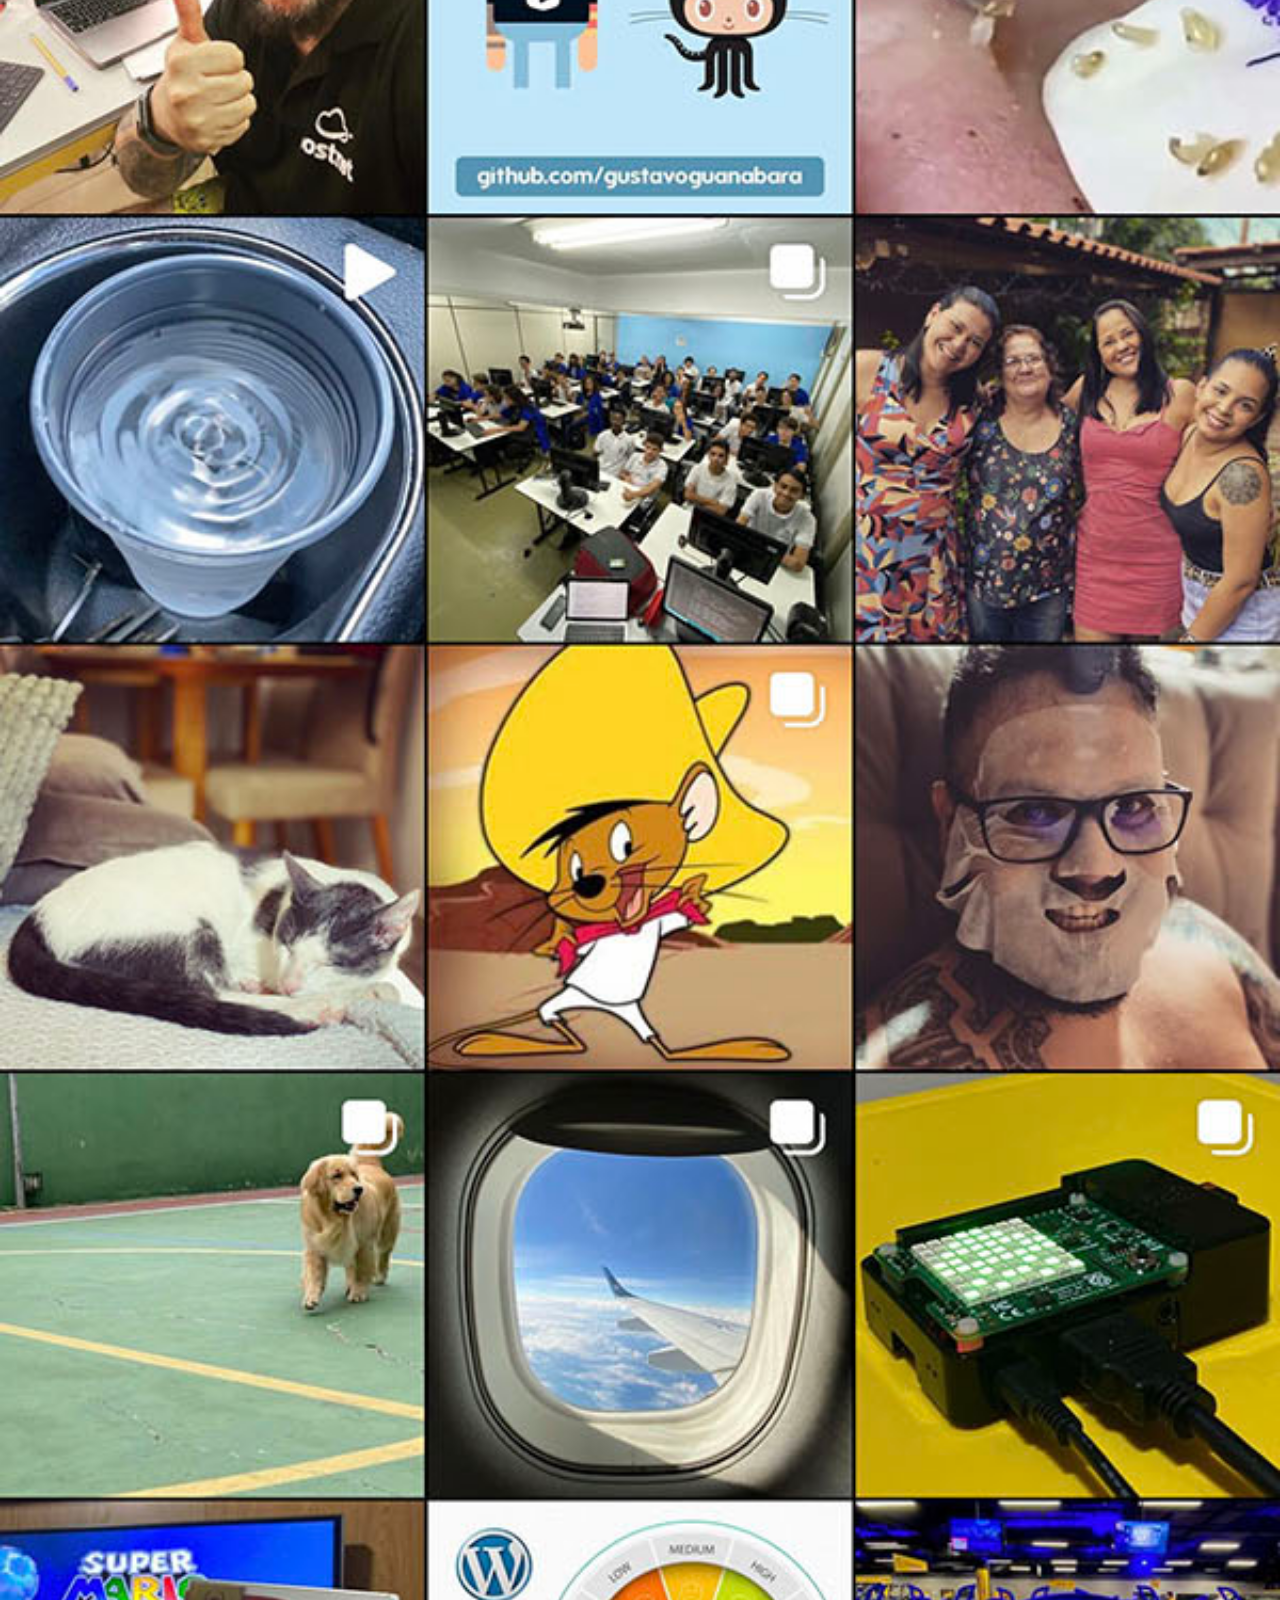
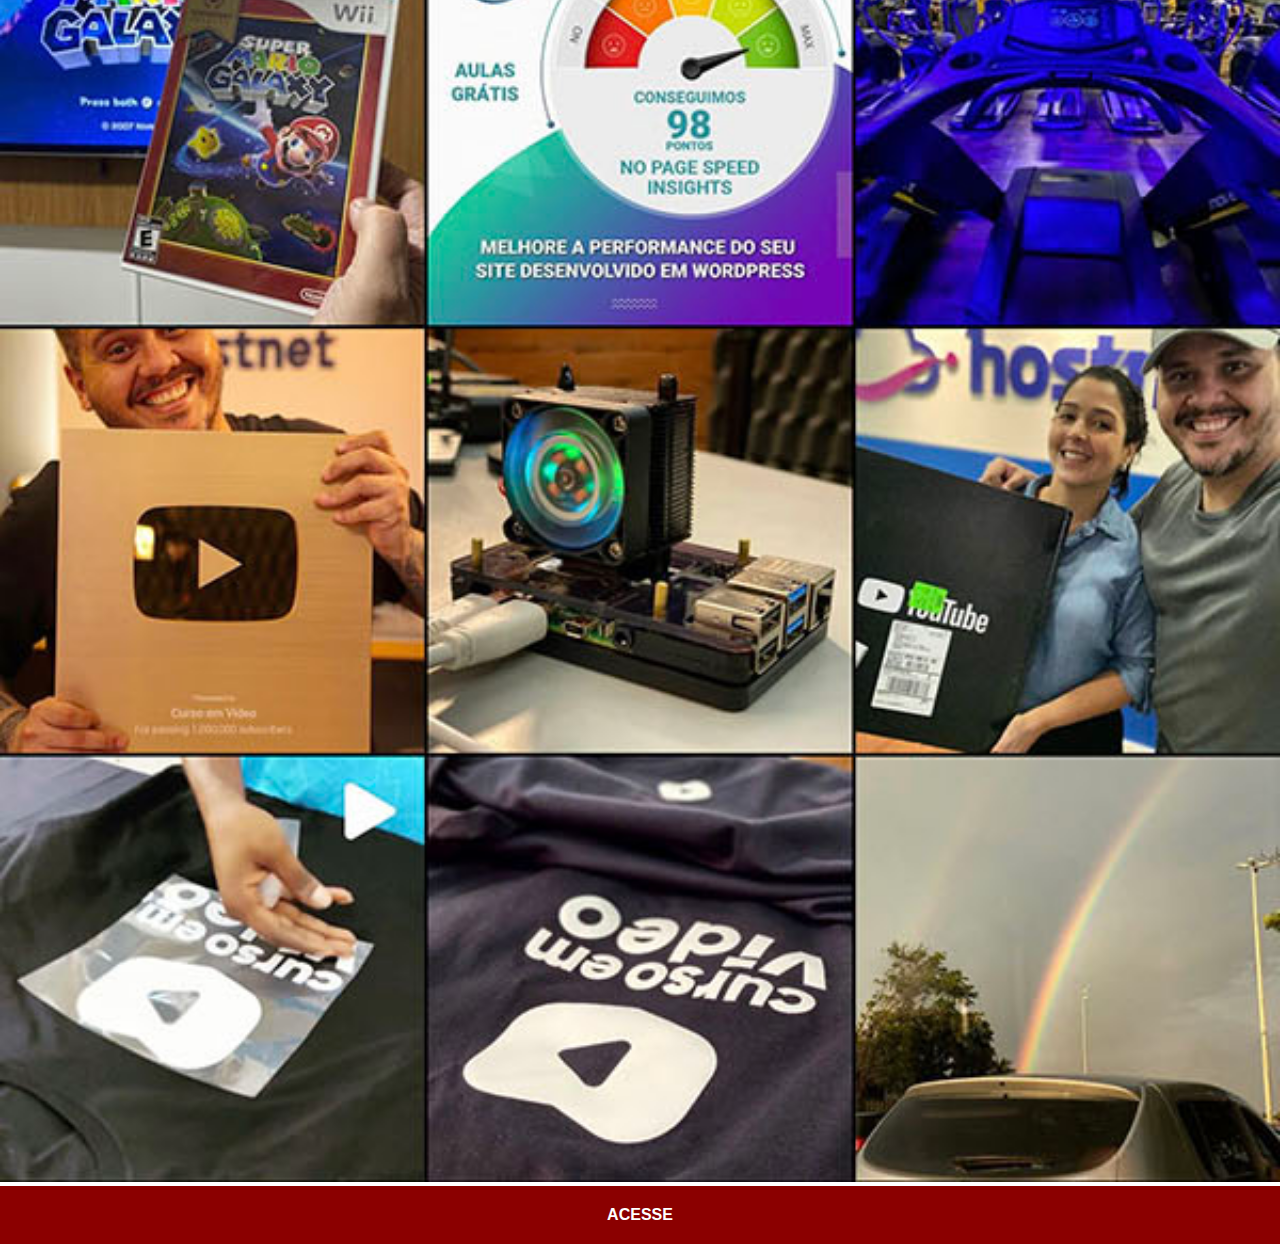
<file: instagram.html>
<!DOCTYPE html>
<html lang="pt-br">
<head>
    <meta charset="UTF-8">
    <meta http-equiv="X-UA-Compatible" content="IE=edge">
    <meta name="viewport" content="width=device-width, initial-scale=1.0">
    <title>Instagram</title>
    <link rel="stylesheet" href="estilos/social.css">
</head>
<body>
    <img src="imagens/tela-instagram.jpg" alt="Instagram">
    <a href="https://www.instagram.com/gustavoguanabara/" target="_blank">ACESSE</a>
</body>
</html>
</file>
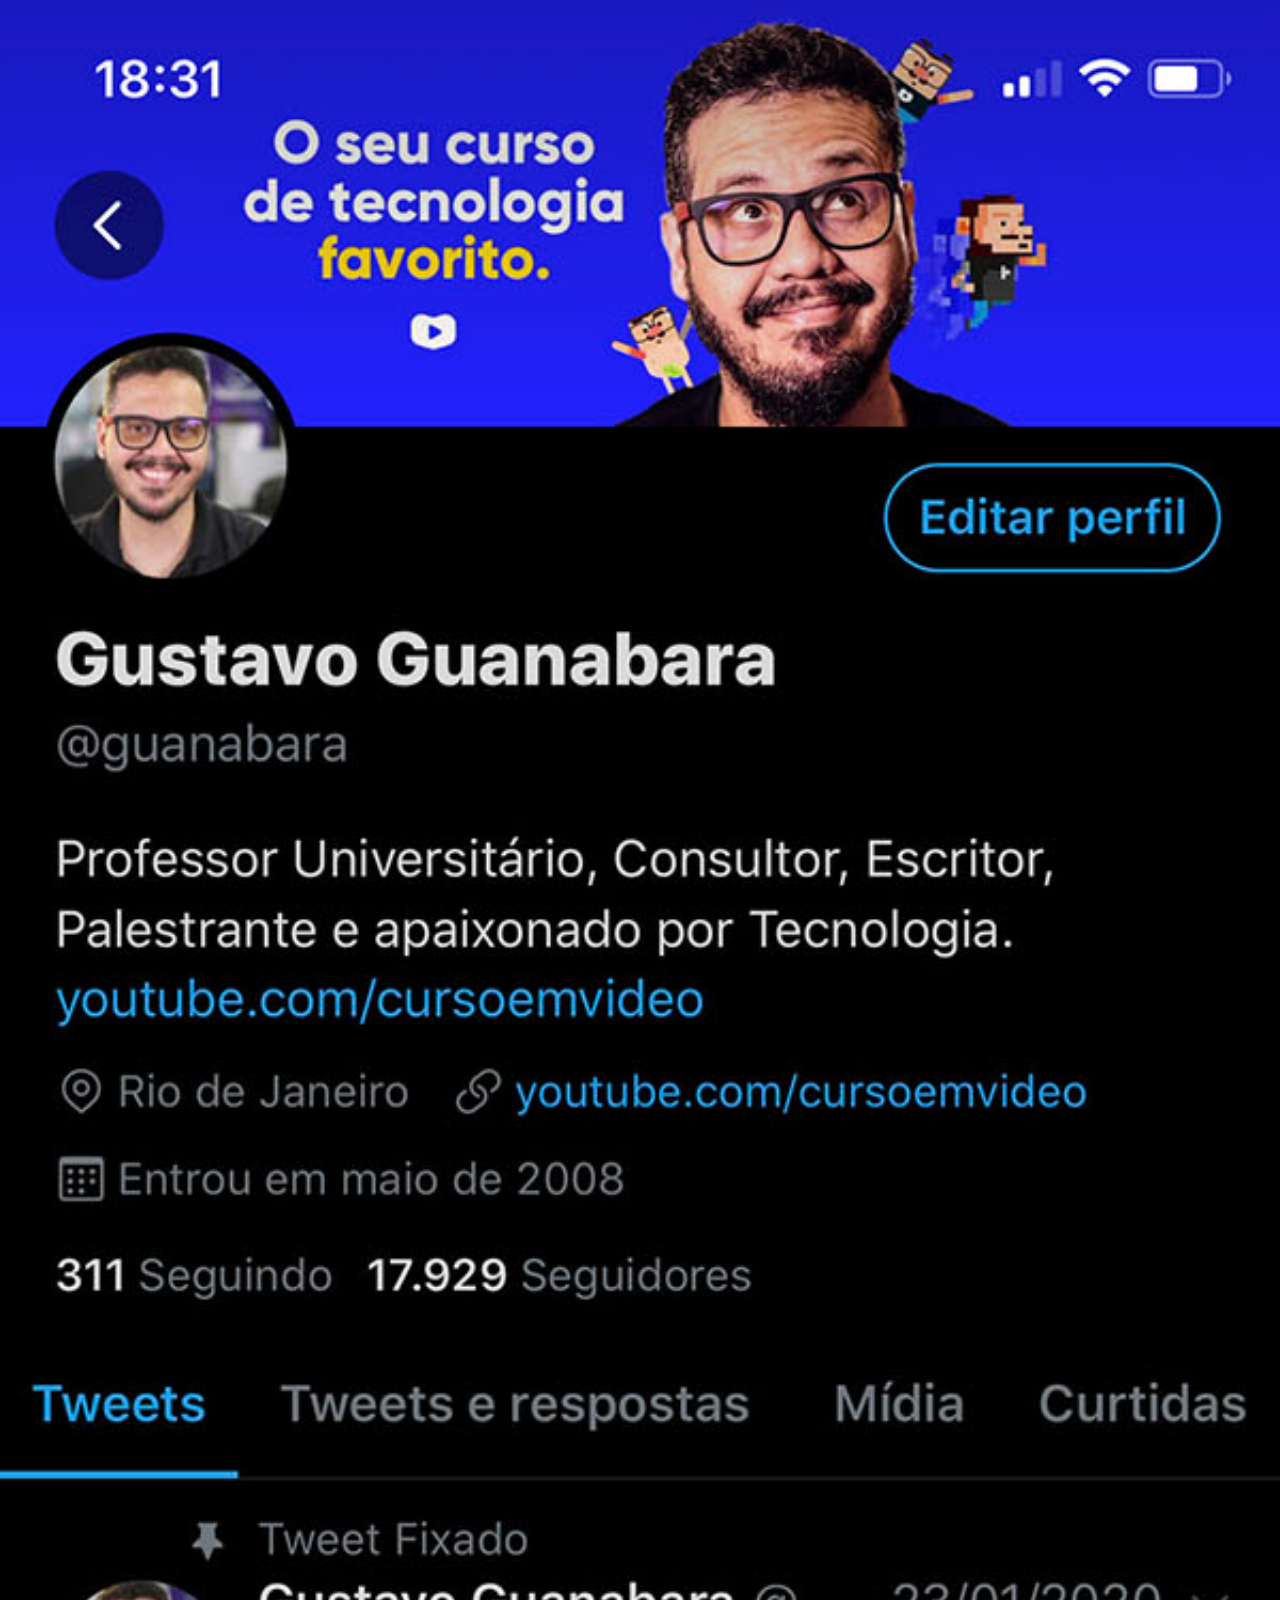
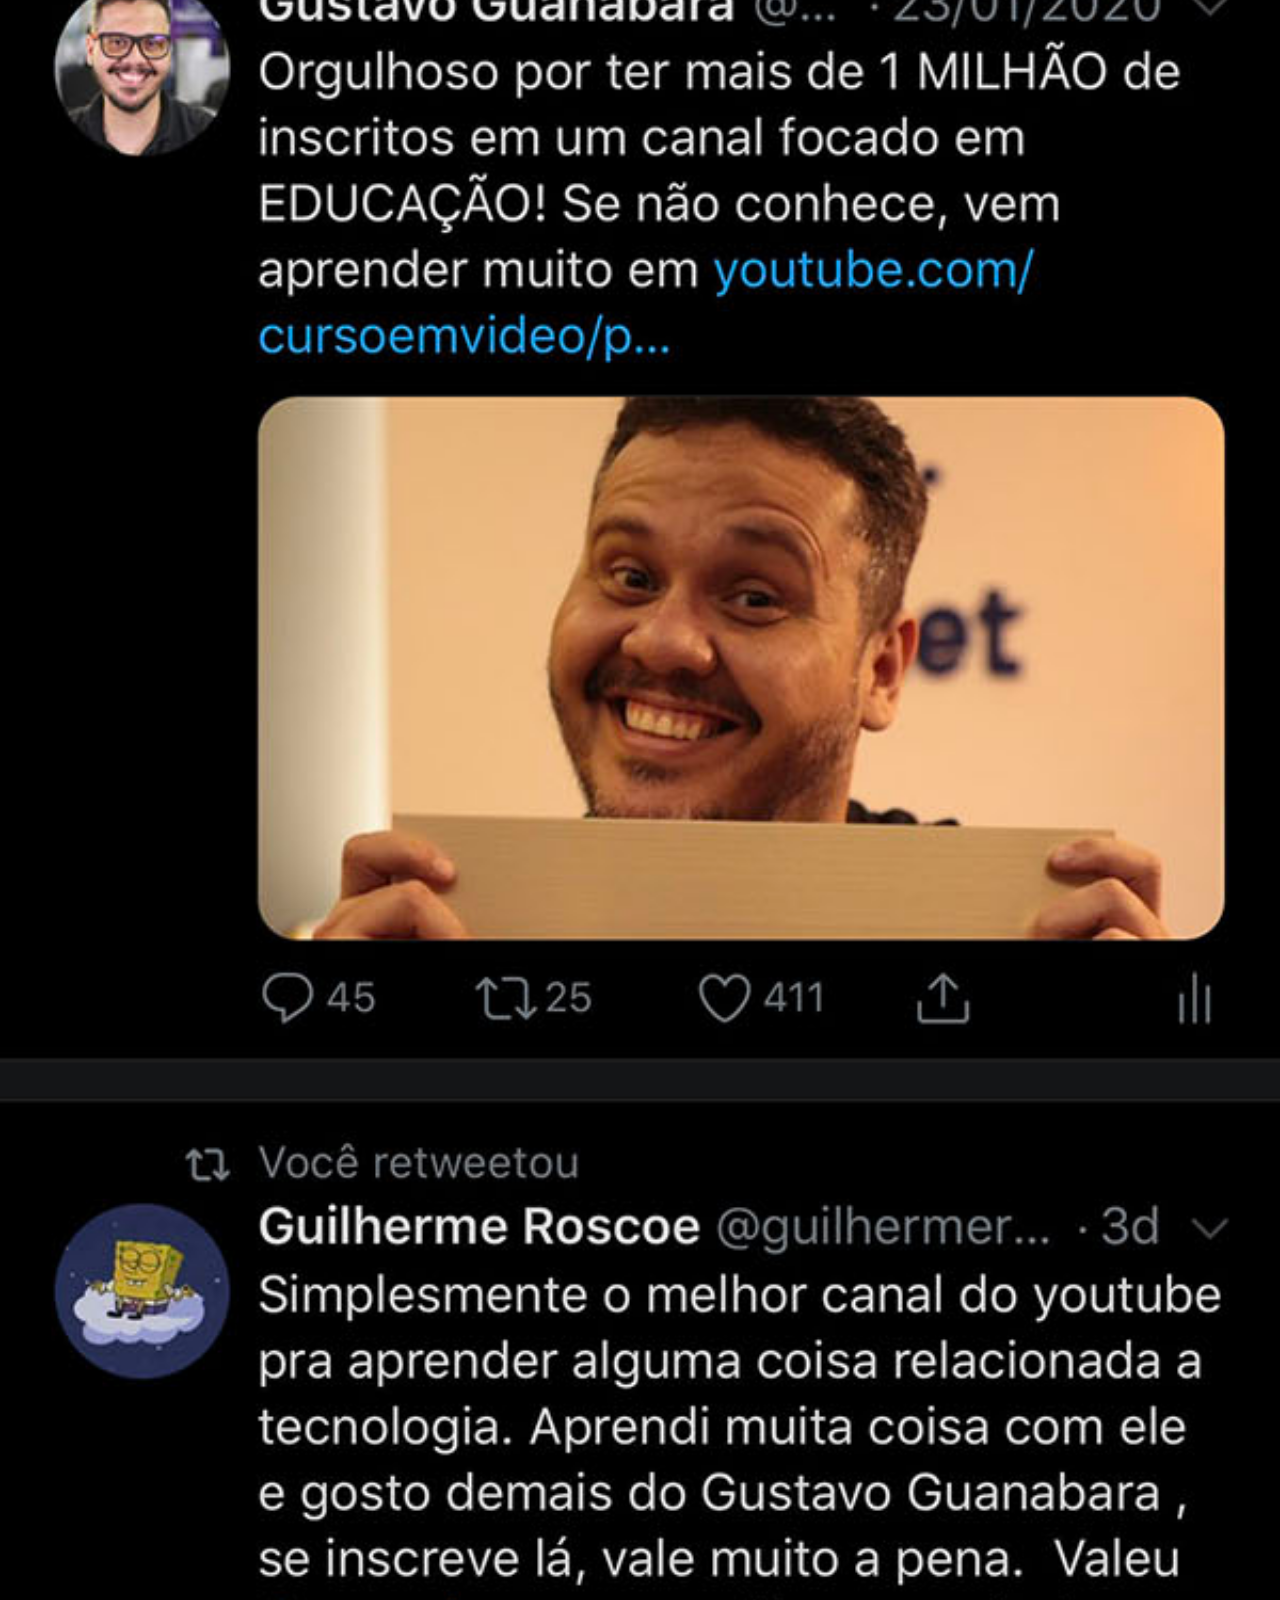
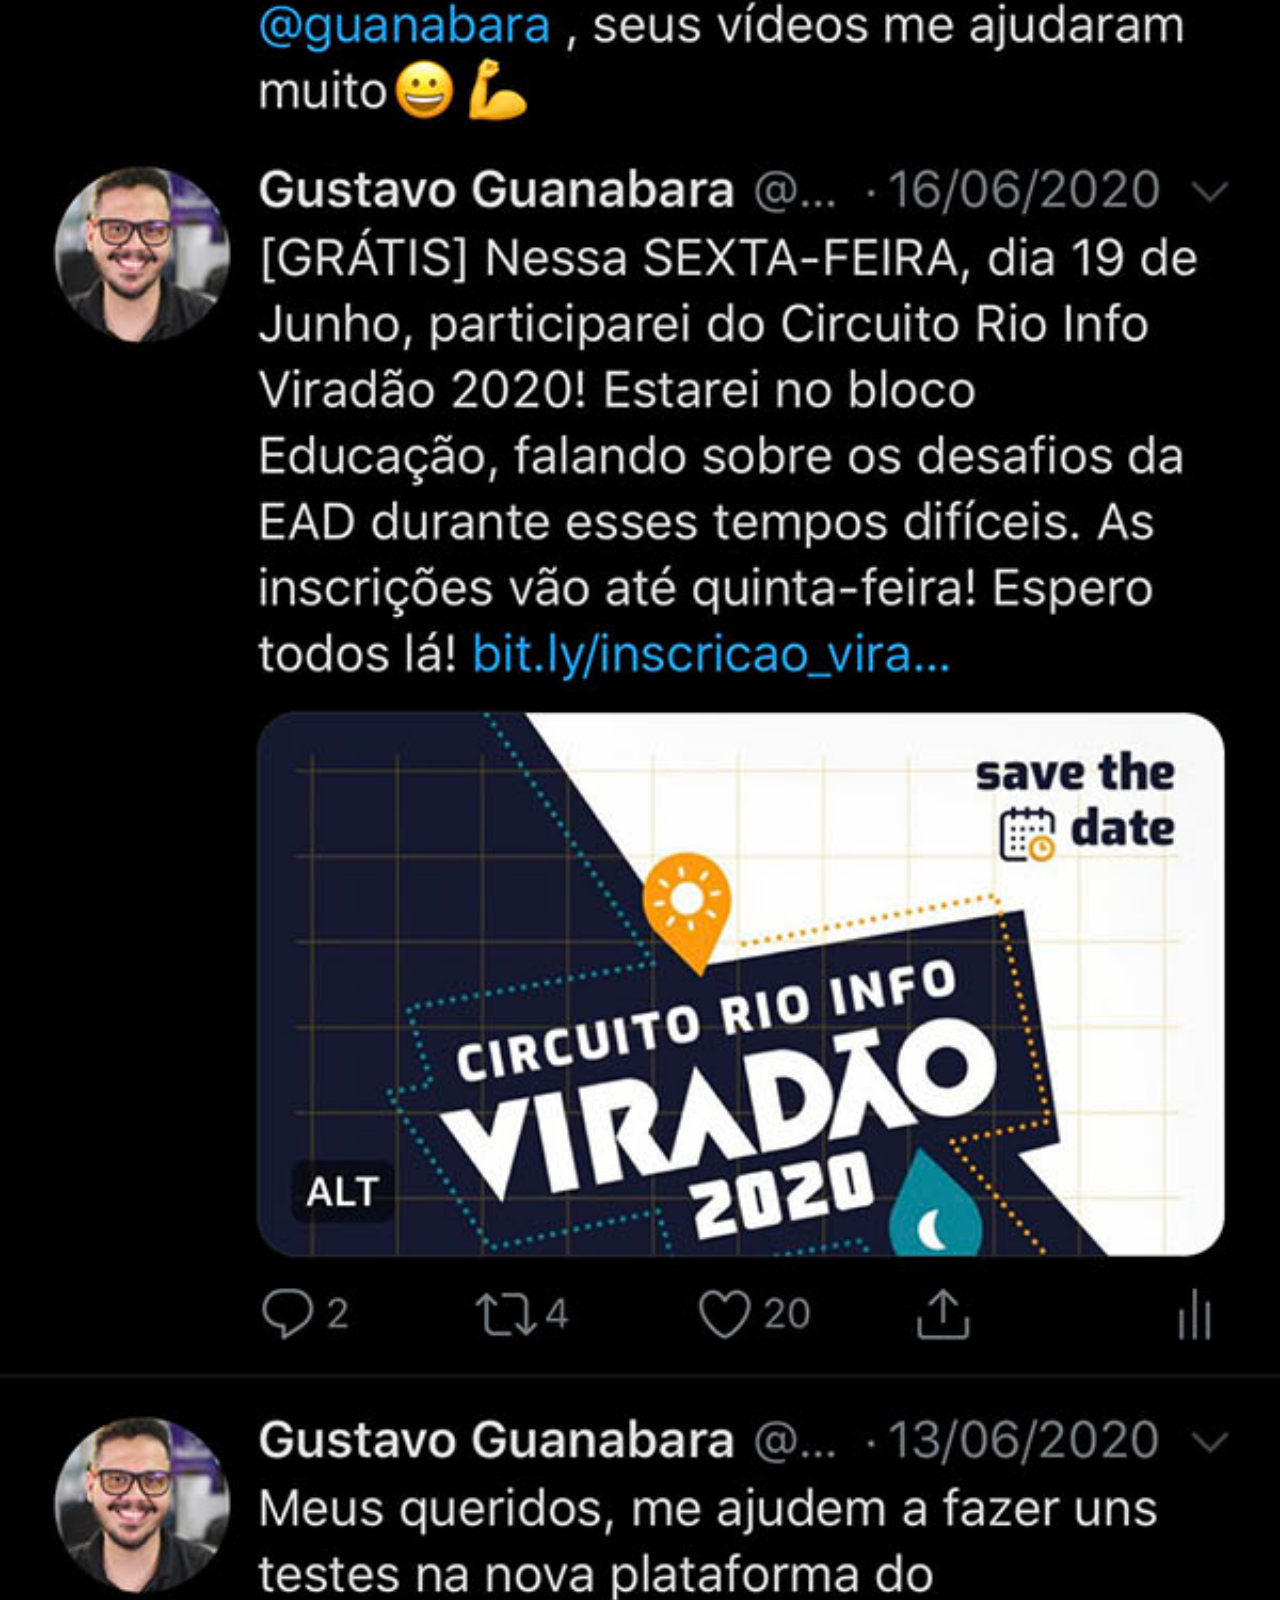
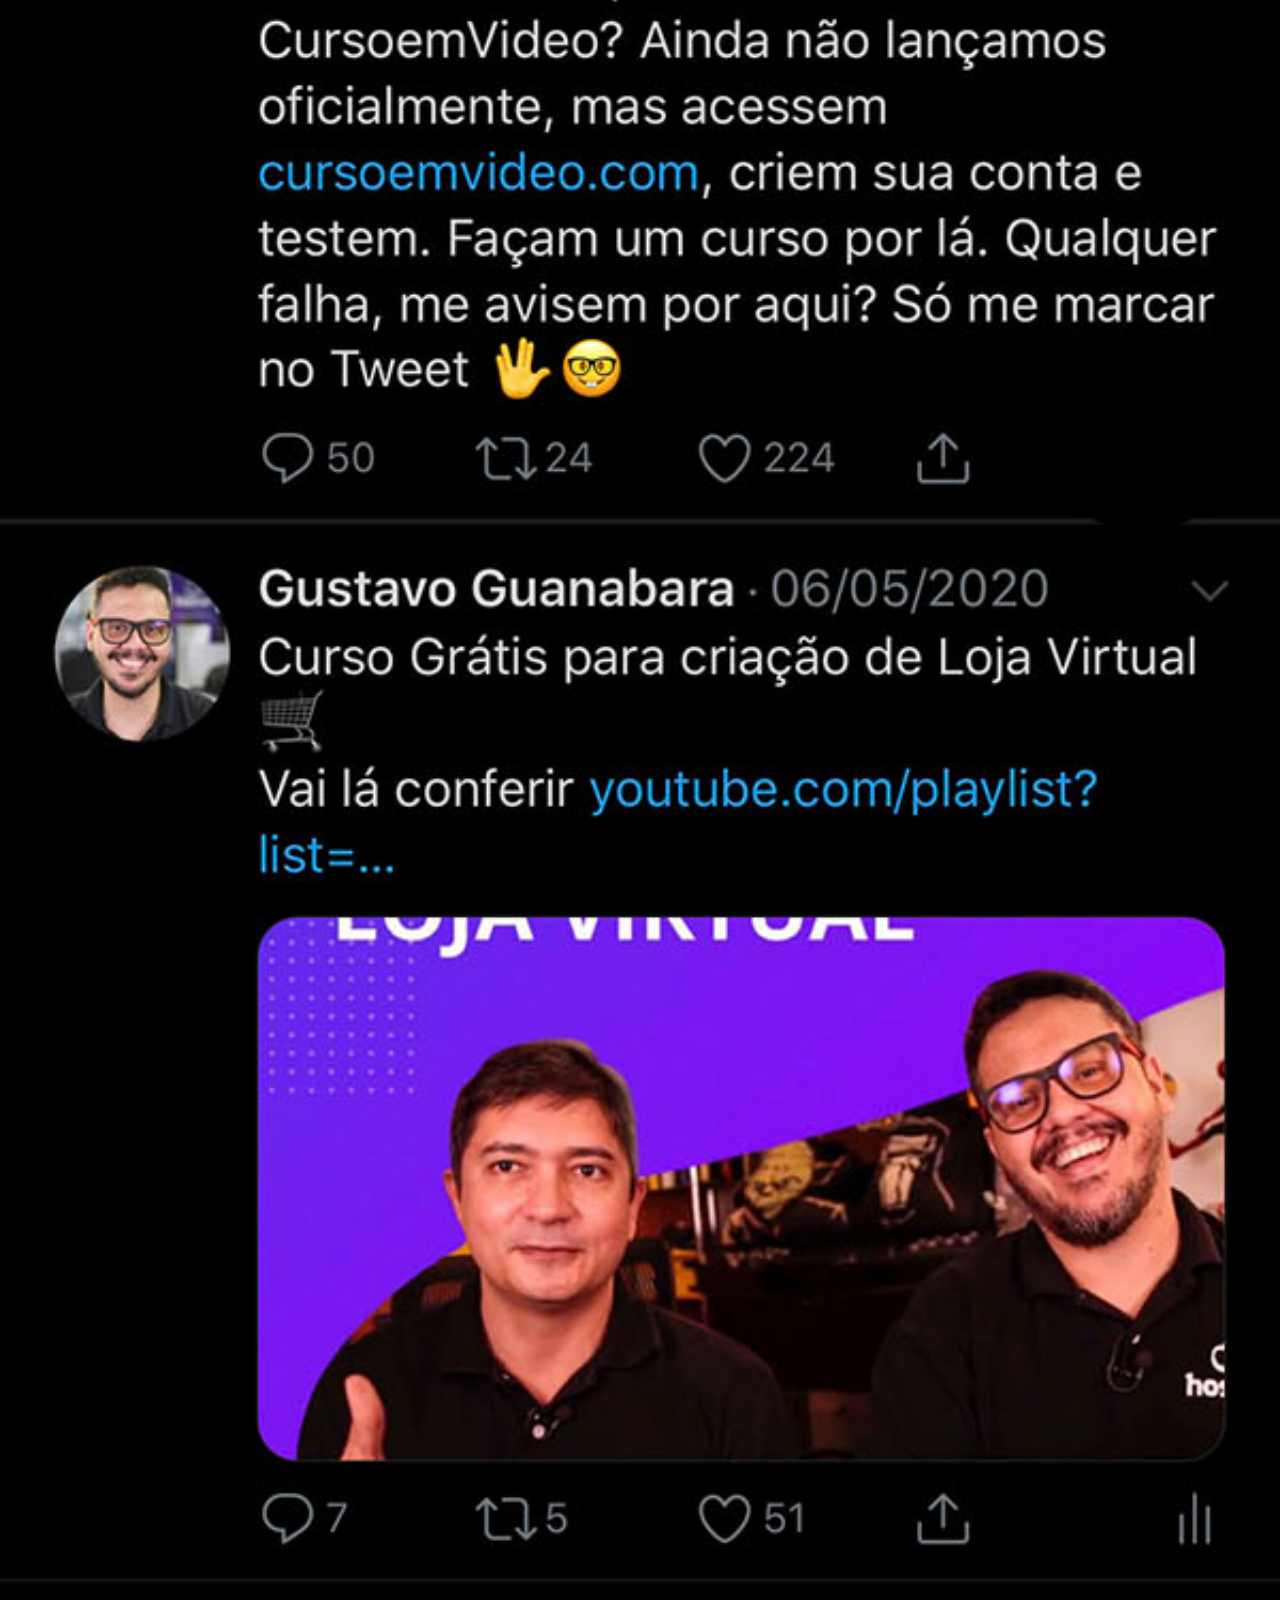
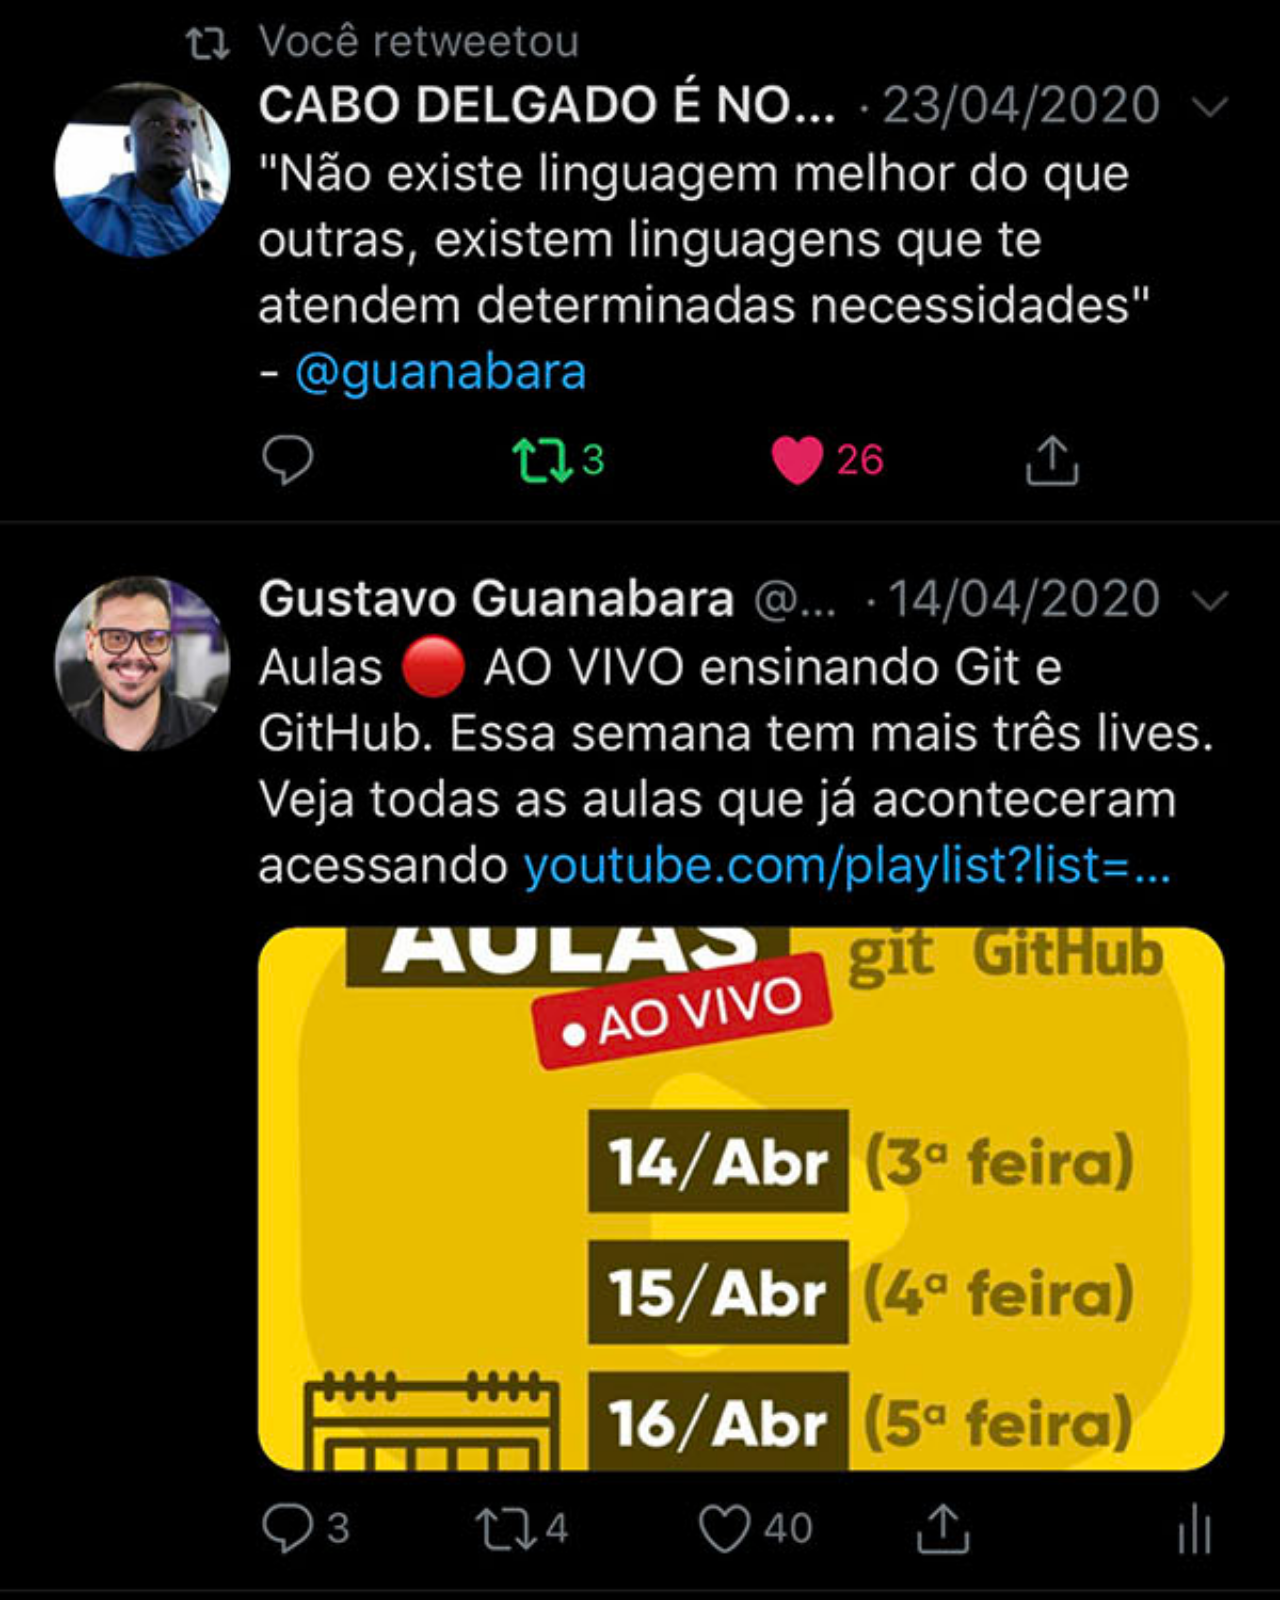
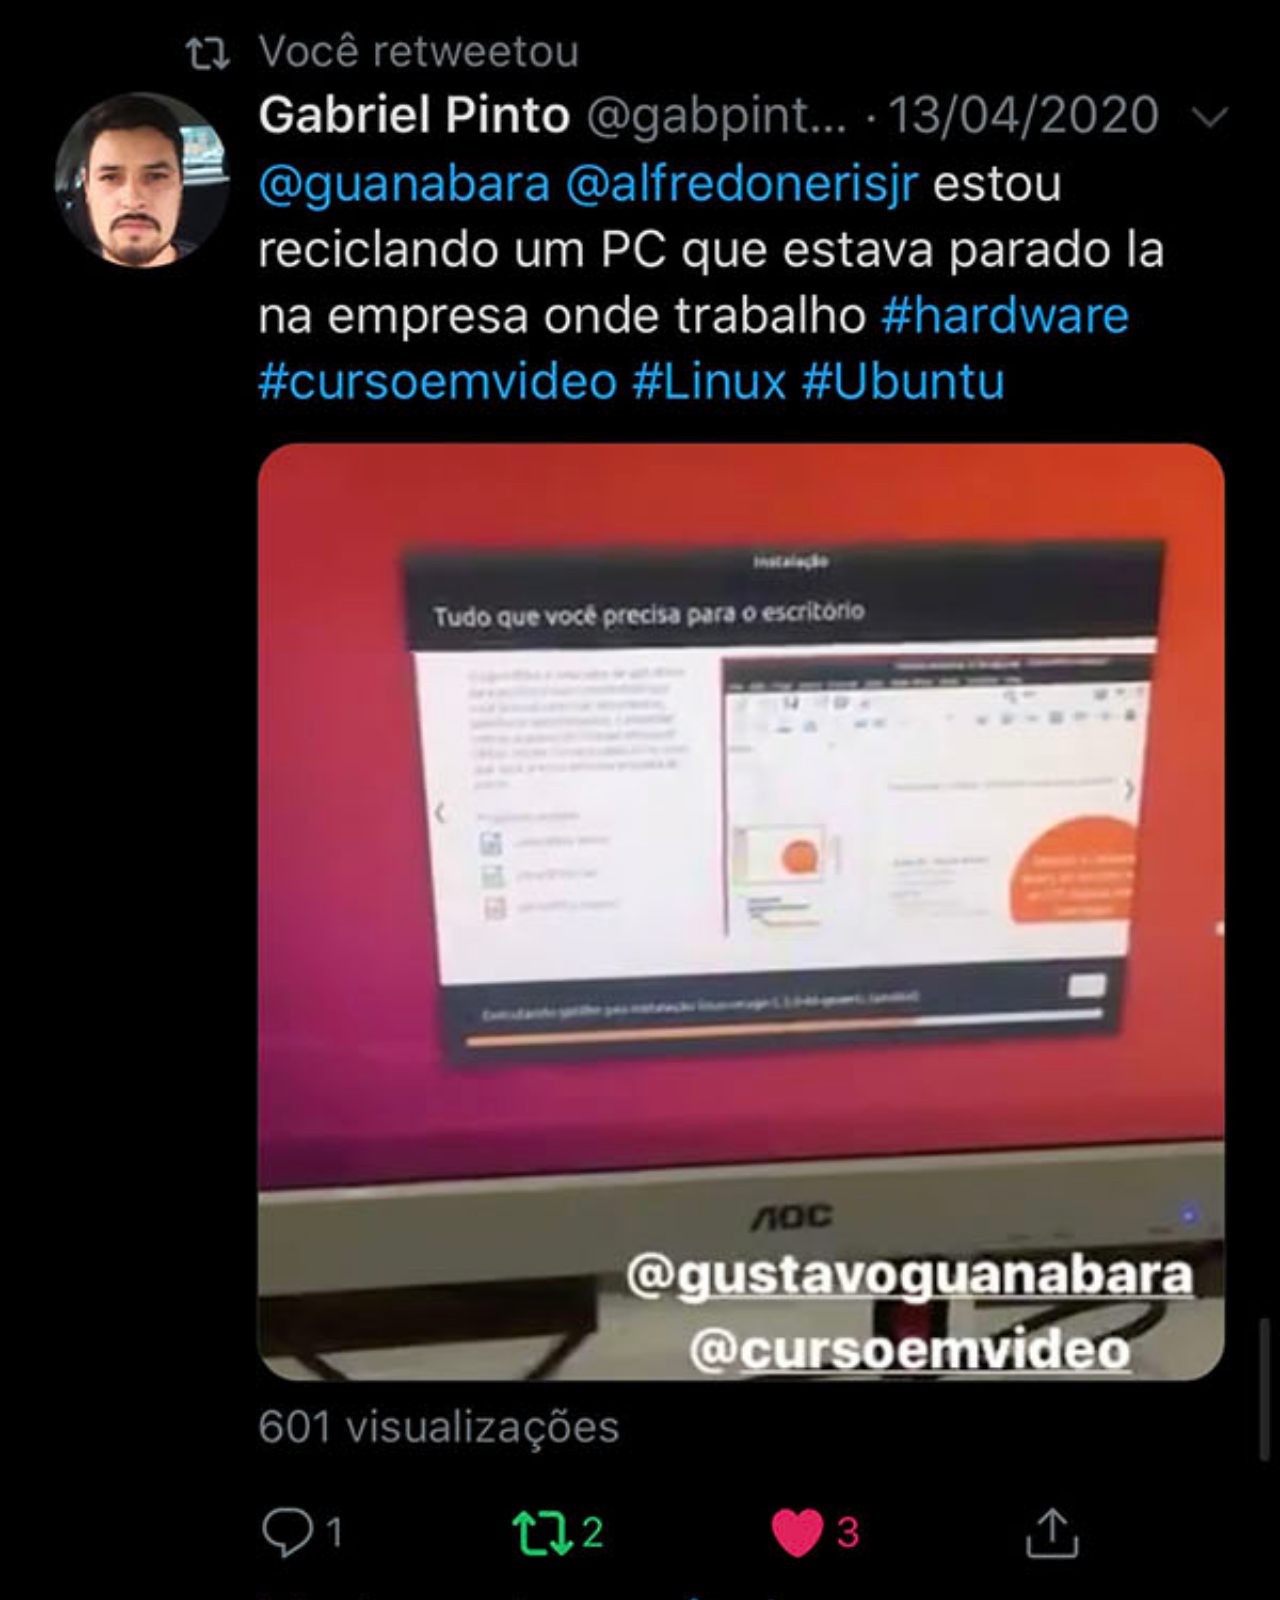
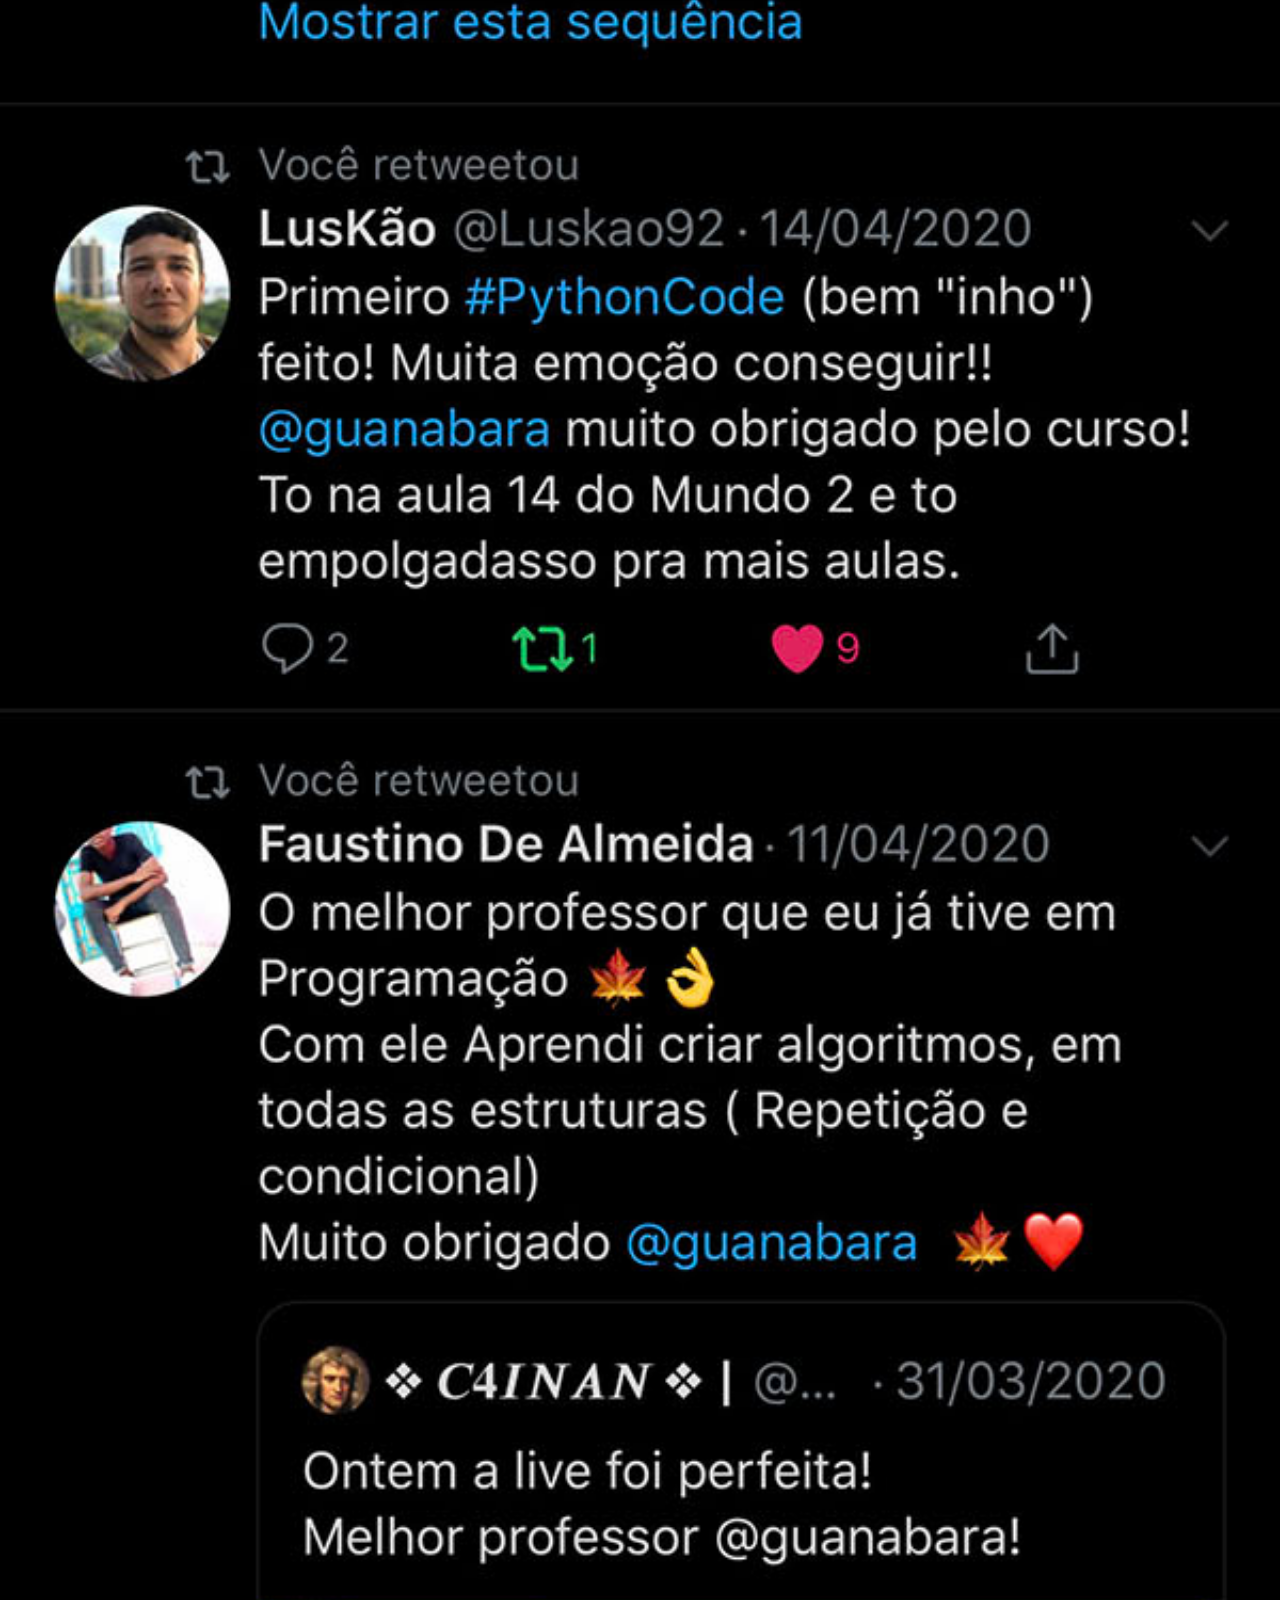
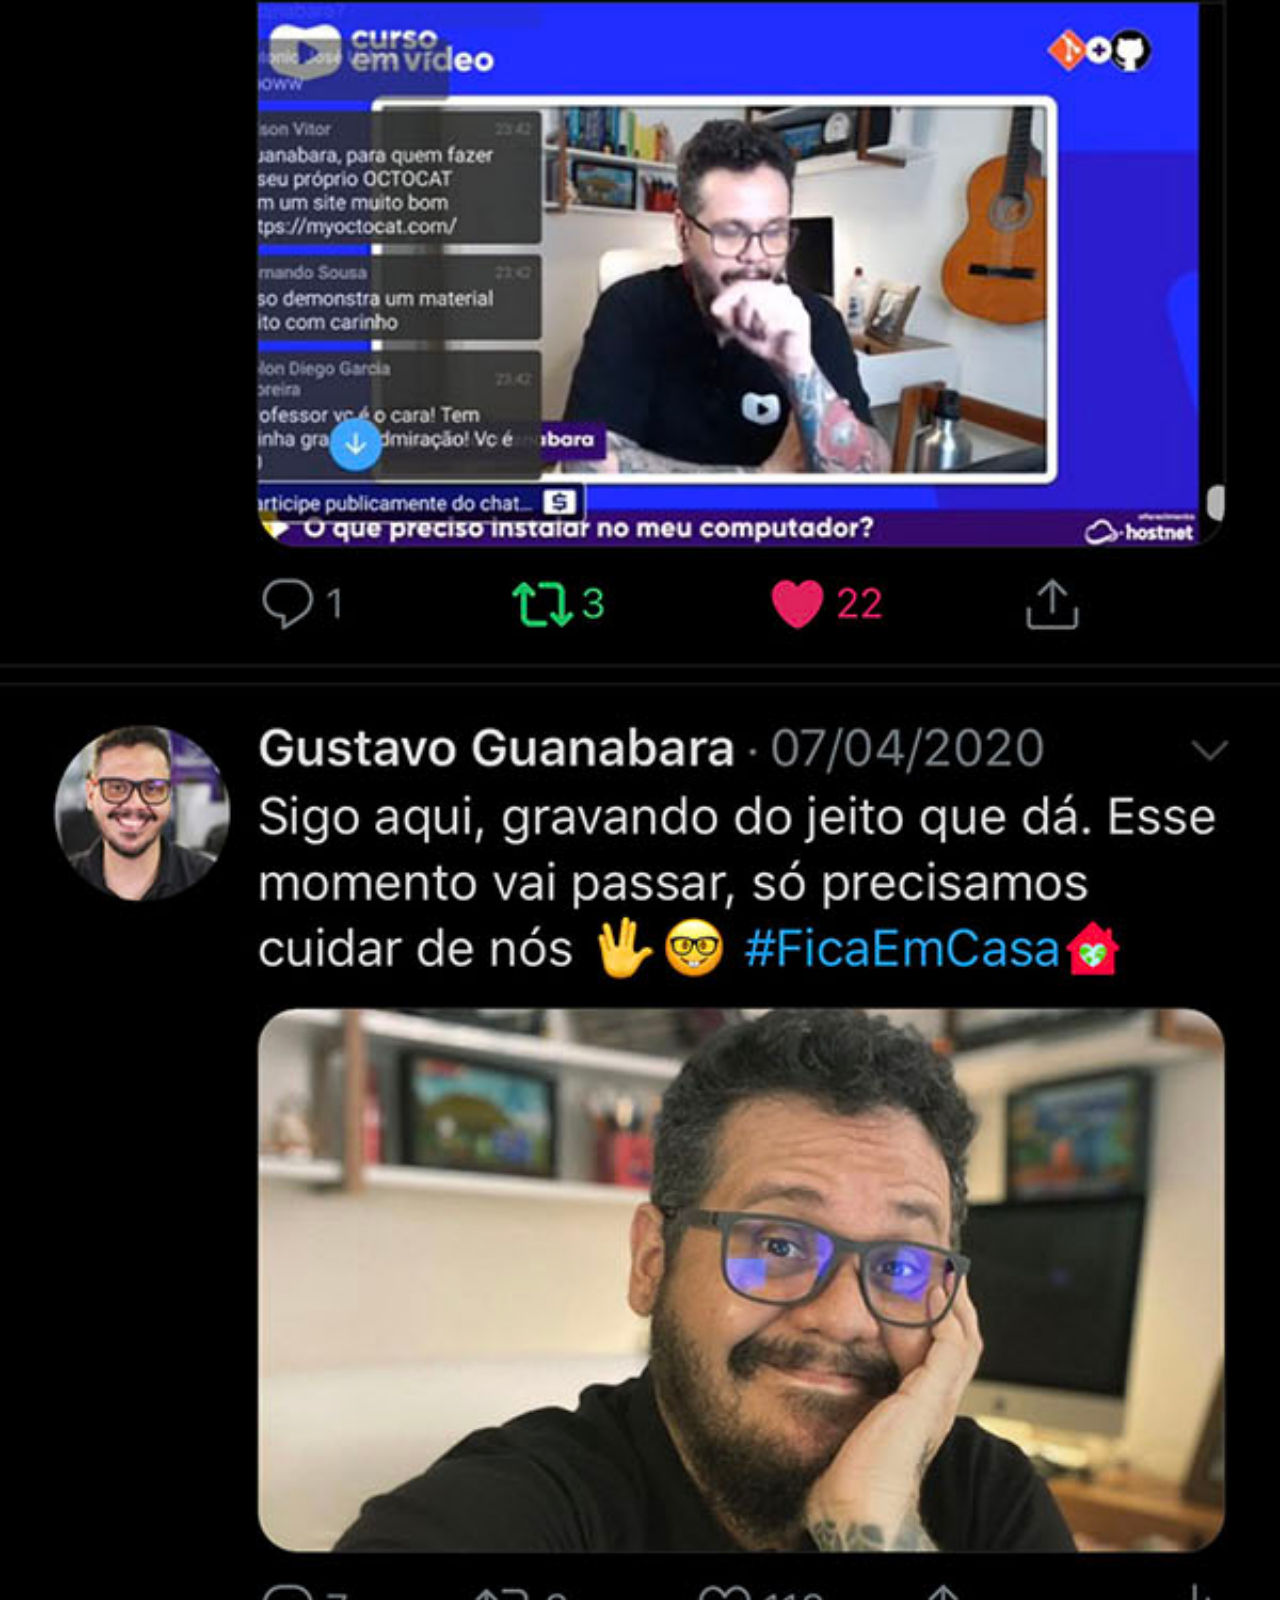
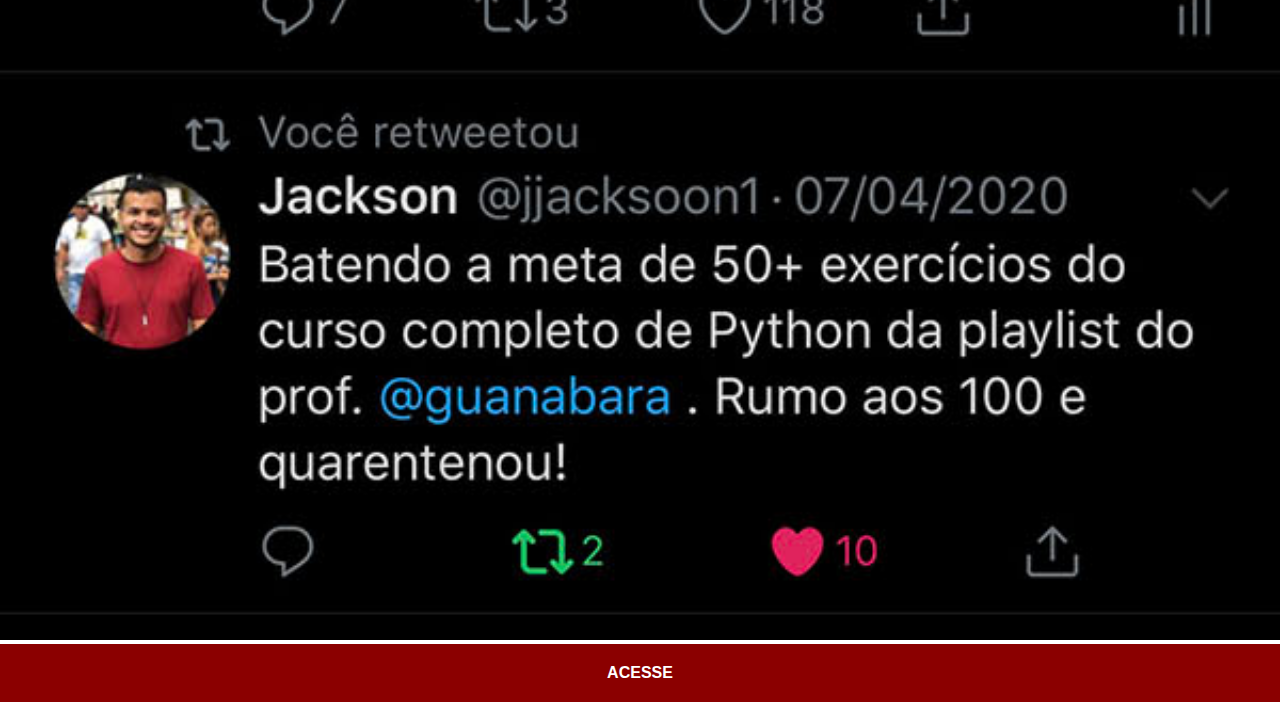
<file: twitter.html>
<!DOCTYPE html>
<html lang="pt-br">
<head>
    <meta charset="UTF-8">
    <meta http-equiv="X-UA-Compatible" content="IE=edge">
    <meta name="viewport" content="width=device-width, initial-scale=1.0">
    <title>Twitter</title>
    <link rel="stylesheet" href="estilos/social.css">

</head>
<body>
    <img src="imagens/tela-twitter.jpg" alt="Twitter">
    <a href="https://twitter.com/guanabara" target="_blank">ACESSE</a>
</body>
</html>
</file>
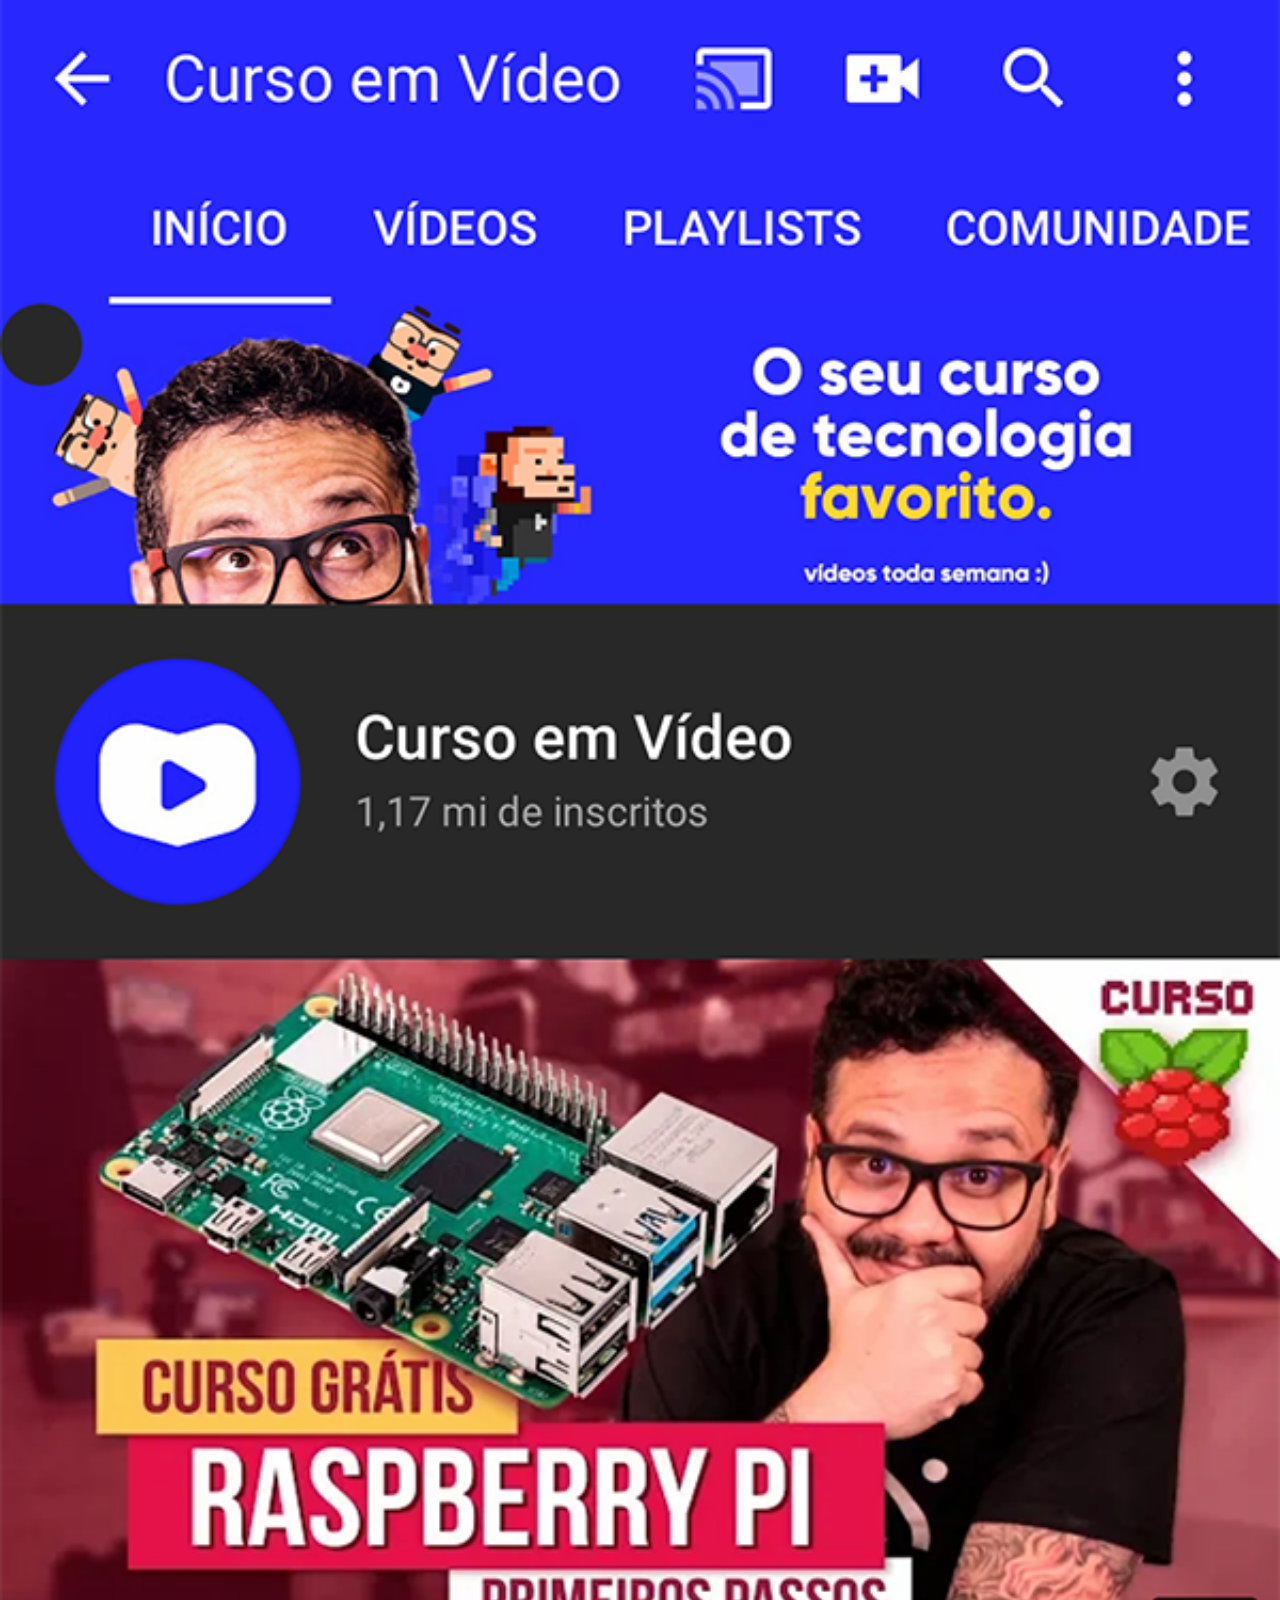
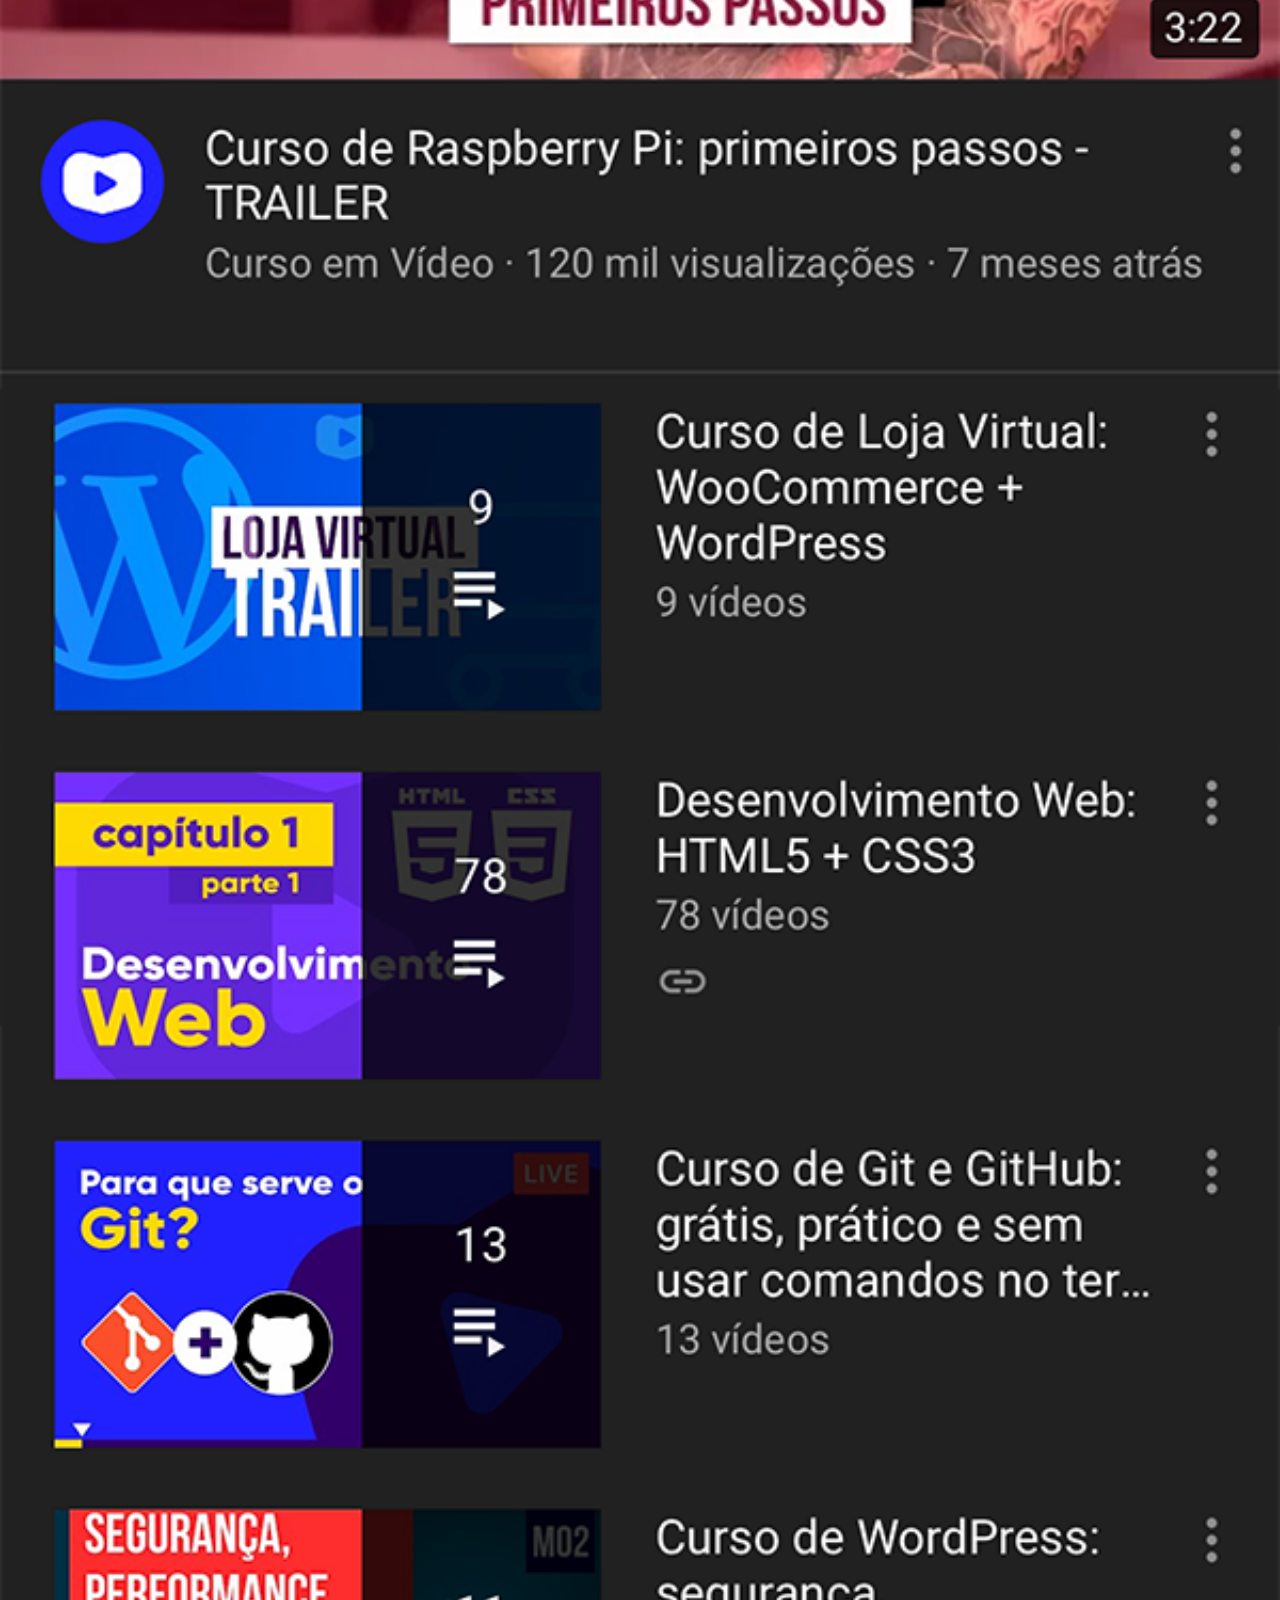
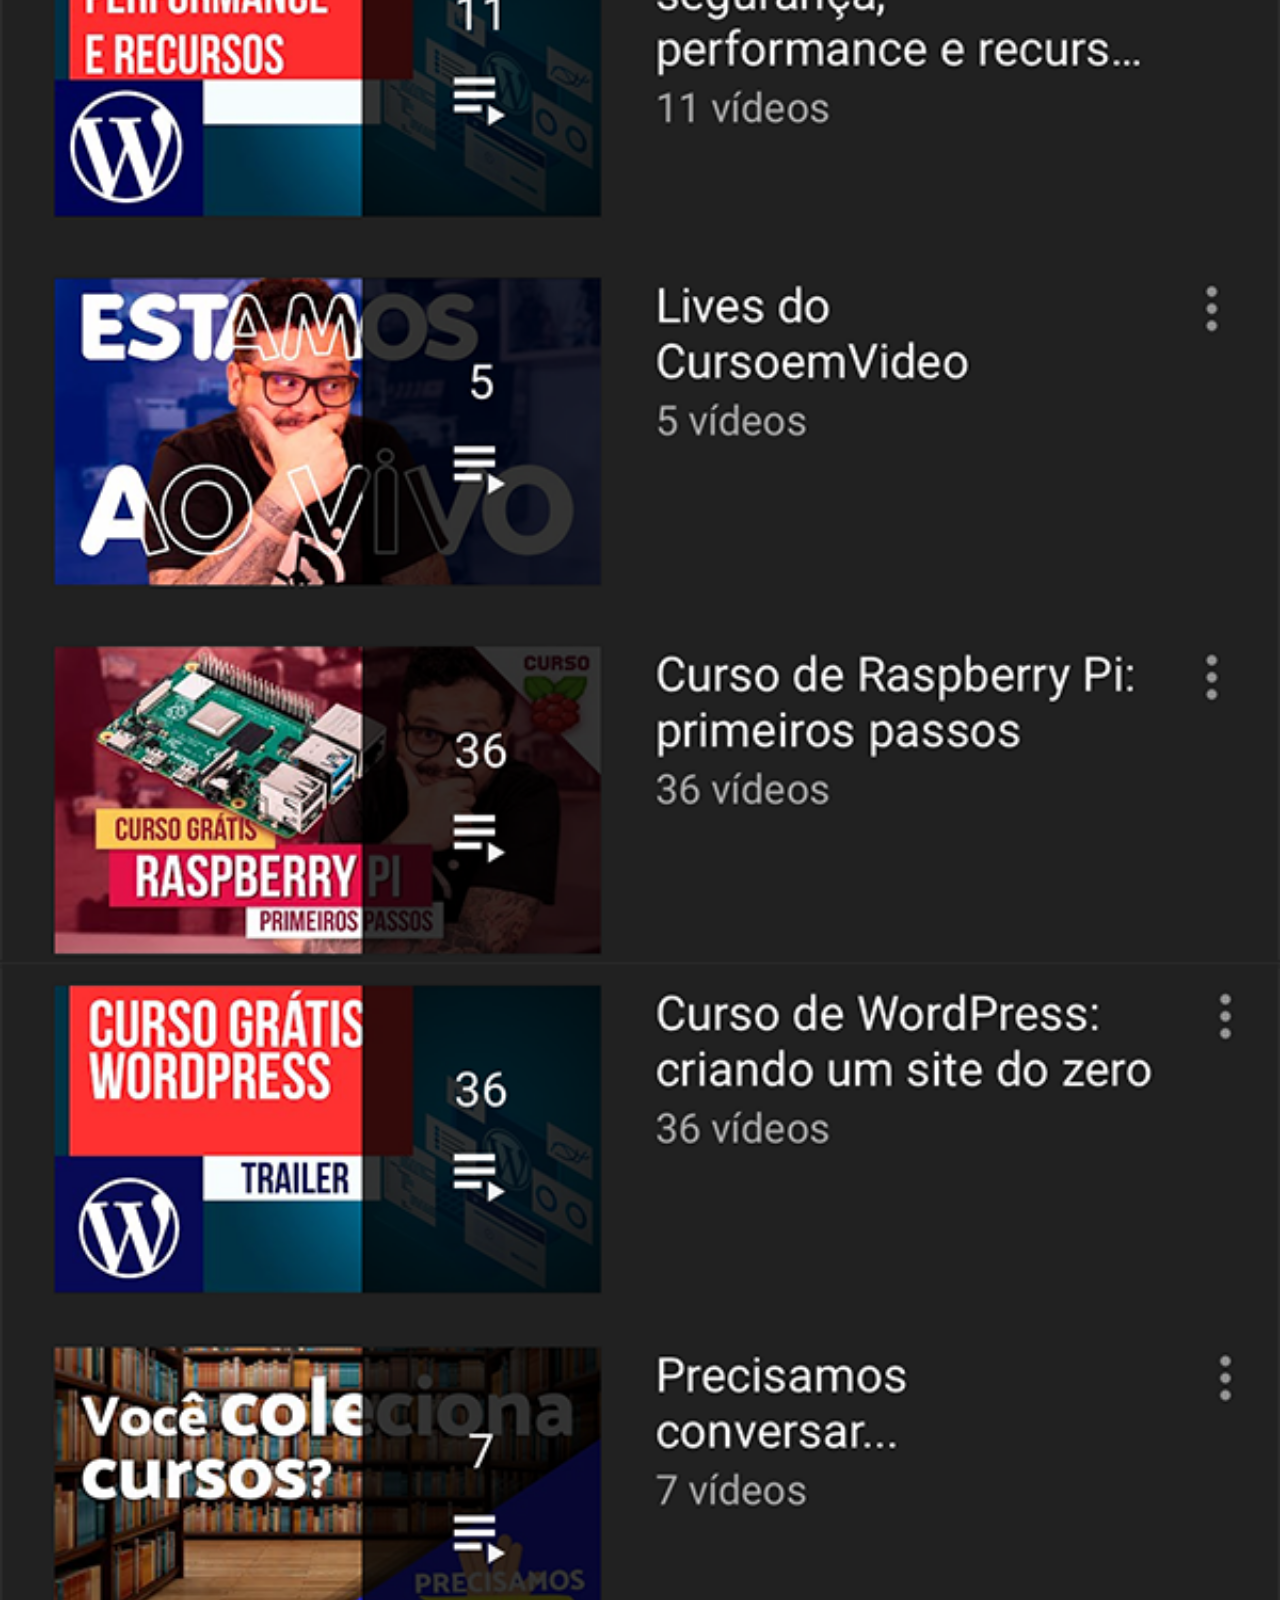
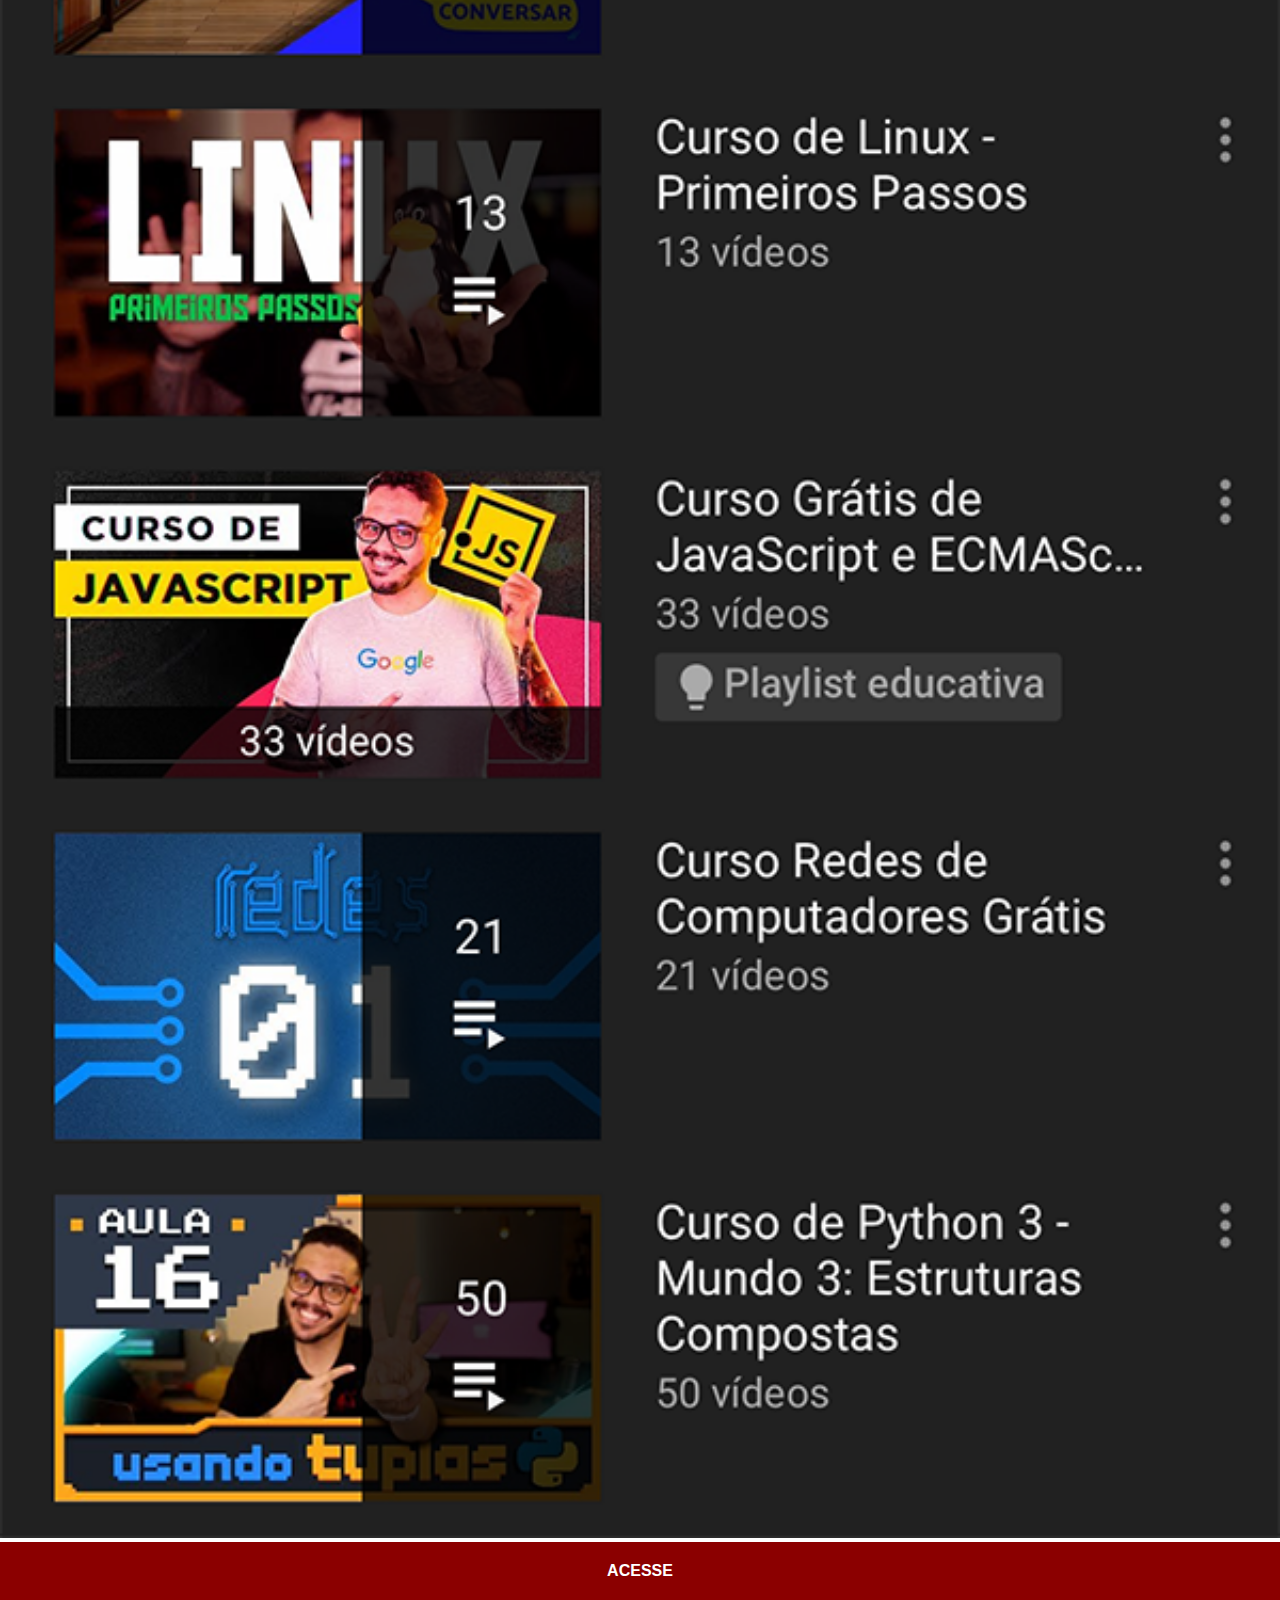
<file: youtube.html>
<!DOCTYPE html>
<html lang="pt-br">
<head>
    <meta charset="UTF-8">
    <meta http-equiv="X-UA-Compatible" content="IE=edge">
    <meta name="viewport" content="width=device-width, initial-scale=1.0">
    <title>Youbtube</title>
    <link rel="stylesheet" href="estilos/social.css">
</head>
<body>
    <img src="imagens/tela-youtube.png" alt="Youtube">
    <a href="https://www.youtube.com/@CursoemVideo/playlists" target="_blank">ACESSE</a>
</body>
</html>
</file>
<file: estilos/style.css>
@charset "UTF-8";

* {
    margin: 0px;
    padding: 0px;
    font-family: Arial, Helvetica, sans-serif;
}

html, body {
    height: 100vh;
    width: 100vw;
    background-color: black;
}

main {
    position: relative;
    height: 100vh;
}

body {
    background: url('../imagens/fundo-madeira.jpg') no-repeat top center;
    background-size: cover;
    background-attachment: fixed;
}

section#telefone {
    position: absolute;
    top: 50%;
    left: 50%;
    transform: translate(-50%, -50%);
    height: 627px;
    width: 311px;
    background-color: blue;
    background: url('../imagens/frame-iphone.png') no-repeat;
}

iframe#tela {
    position: relative;
    top: 80px;
    left: 22px;
    width: 269px;
    height: 471px;
}

section#redes-sociais {
    text-align: right;
}

section#redes-sociais img {
    width: 50px;
    margin: 10px;
    border-radius: 50%;
    box-shadow: 2px 2px 5px rgba(0, 0, 0, 0.405);
    box-sizing: border-box;
}

section#redes-sociais img:hover {
    border: 2px solid rgba(255, 255, 255, 0.637);
    transform: translate(-3px, -3px);
    box-shadow: 5px 5px 10px black;
    transition: transform .3s, border 1s;
}
</file>
<file: estilos/social.css>
@charset "UTF-8";

* {
    margin: 0px;
    padding: 0px;
    font-family: Arial, Helvetica, sans-serif;
}

::-webkit-scrollbar {
    width: 0px;
    height: 0px;
}

img {
    width: 100vw;
}
a {
    display: block;
    background-color: darkred;
    color: white;
    padding: 20px;
    text-align: center;
    font-weight: bolder;
    text-decoration: none;
}

a:hover {
    background-color: red;
}
</file>
